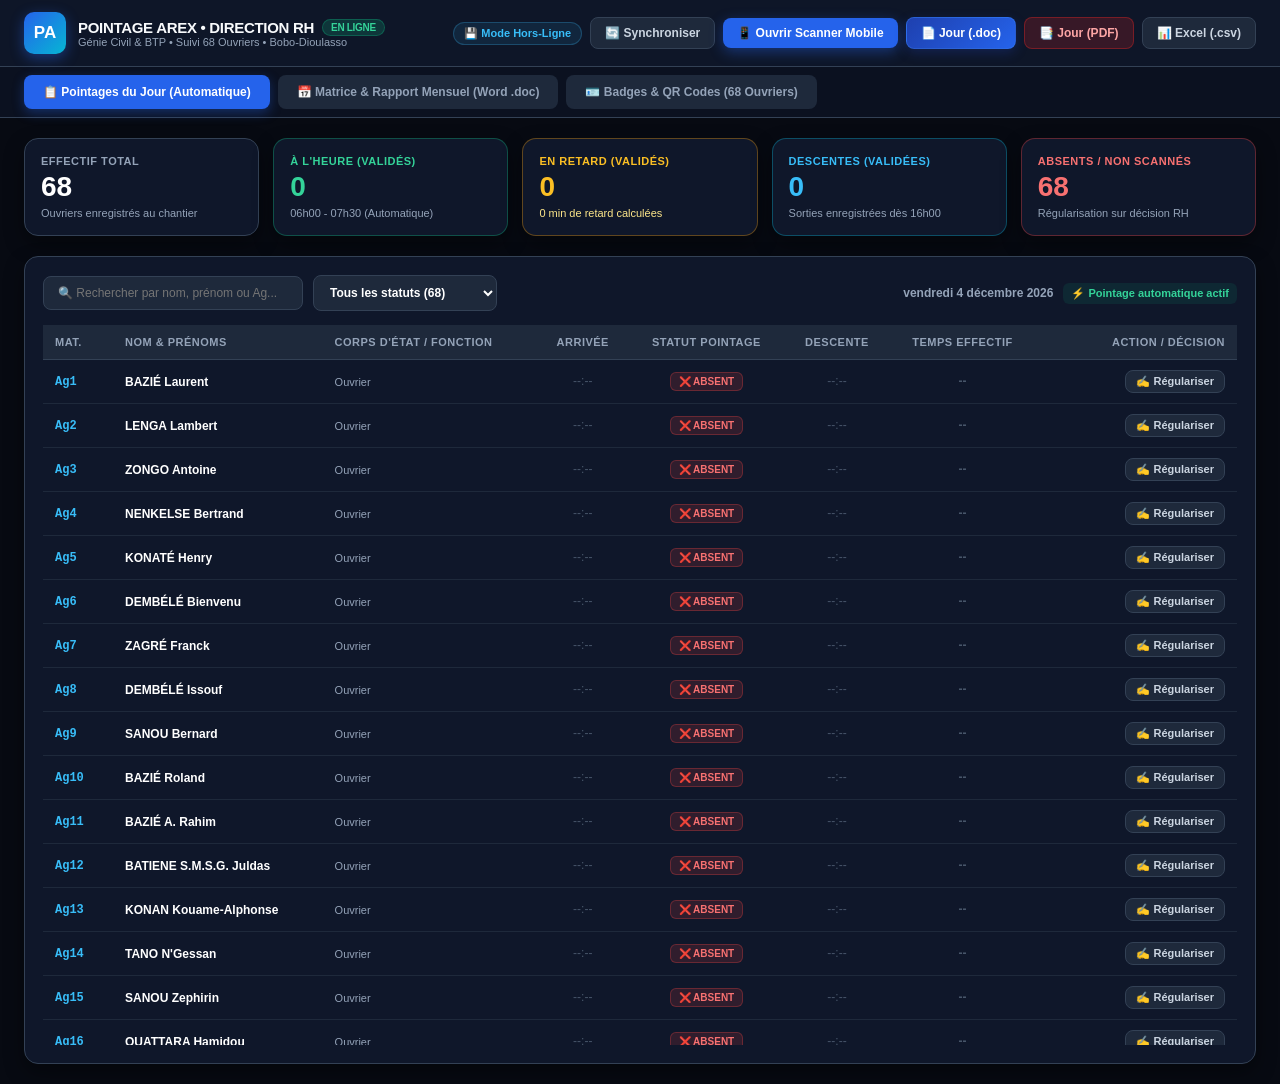
<file: index.html>
<!DOCTYPE html>
<html lang="fr">
<head>
    <meta charset="UTF-8">
    <meta name="viewport" content="width=device-width, initial-scale=1.0">
    <title>Direction AREX - Tableau de Bord Pointage BTP</title>
    <style>
        :root {
            --bg-dark: #070a12;
            --card-dark: #0f172a;
            --border-dark: #334155;
            --primary: #2563eb;
            --primary-hover: #1d4ed8;
            --success: #10b981;
            --warning: #f59e0b;
            --danger: #ef4444;
            --cyan: #06b6d4;
            --text-main: #f8fafc;
            --text-muted: #94a3b8;
        }
        * { box-sizing: border-box; margin: 0; padding: 0; font-family: -apple-system, BlinkMacSystemFont, "Segoe UI", Roboto, Helvetica, Arial, sans-serif; }
        body { background-color: var(--bg-dark); color: var(--text-main); min-height: 100vh; display: flex; flex-direction: column; }

        /* Navbar */
        header { background: rgba(15, 23, 42, 0.96); backdrop-filter: blur(12px); border-bottom: 1px solid var(--border-dark); position: sticky; top: 0; z-index: 50; padding: 12px 24px; }
        .nav-wrap { max-width: 1400px; margin: 0 auto; display: flex; align-items: center; justify-content: space-between; flex-wrap: wrap; gap: 12px; }
        .brand { display: flex; align-items: center; gap: 12px; }
        .brand-badge { width: 42px; height: 42px; border-radius: 10px; background: linear-gradient(135deg, #2563eb, #06b6d4); display: flex; align-items: center; justify-content: center; font-weight: 900; font-size: 17px; color: #fff; box-shadow: 0 4px 14px rgba(37,99,235,0.45); }
        .brand-title { font-size: 15px; font-weight: 800; letter-spacing: -0.3px; display: flex; align-items: center; gap: 8px; }
        .badge-online { font-size: 10px; font-weight: 800; padding: 2px 8px; border-radius: 999px; background: rgba(16,185,129,0.2); color: #34d399; border: 1px solid rgba(16,185,129,0.3); }
        .brand-sub { font-size: 11px; color: var(--text-muted); font-weight: 500; }
        
        .nav-actions { display: flex; align-items: center; gap: 8px; flex-wrap: wrap; }
        .btn { padding: 8px 14px; border-radius: 8px; font-size: 12px; font-weight: 700; border: none; cursor: pointer; text-decoration: none; display: inline-flex; align-items: center; gap: 6px; transition: all 0.2s ease; }
        .btn-primary { background: var(--primary); color: #fff; box-shadow: 0 4px 14px rgba(37,99,235,0.4); }
        .btn-primary:hover { background: var(--primary-hover); transform: translateY(-1px); }
        .btn-secondary { background: #1e293b; color: #cbd5e1; border: 1px solid var(--border-dark); }
        .btn-secondary:hover { background: #334155; color: #fff; }
        .btn-word { background: linear-gradient(135deg, #1e40af, #2563eb); color: #fff; border: 1px solid rgba(59,130,246,0.4); box-shadow: 0 4px 12px rgba(30,64,175,0.3); }
        .btn-word:hover { background: linear-gradient(135deg, #1d4ed8, #3b82f6); transform: translateY(-1px); }
        
        .sync-indicator { font-size: 11px; color: #38bdf8; background: rgba(56,189,248,0.1); border: 1px solid rgba(56,189,248,0.25); border-radius: 999px; padding: 4px 10px; display: inline-flex; align-items: center; gap: 5px; font-weight: 700; }

        /* Navigation Tabs */
        .tabs-bar { background: #0b1120; border-bottom: 1px solid var(--border-dark); padding: 8px 24px; }
        .tabs-wrap { max-width: 1400px; margin: 0 auto; display: flex; gap: 8px; flex-wrap: wrap; }
        .tab-btn { padding: 9px 18px; border-radius: 8px; font-size: 12px; font-weight: 700; border: 1px solid transparent; background: #1e293b; color: var(--text-muted); cursor: pointer; transition: all 0.2s; display: flex; align-items: center; gap: 6px; }
        .tab-btn.active { background: var(--primary); color: #fff; box-shadow: 0 4px 12px rgba(37,99,235,0.35); }
        .tab-btn:hover:not(.active) { color: #fff; background: #334155; }

        /* Main Container */
        main { flex: 1; max-width: 1400px; width: 100%; margin: 0 auto; padding: 20px 24px; display: flex; flex-direction: column; gap: 20px; }

        /* KPI Cards */
        .kpi-grid { display: grid; grid-template-columns: repeat(auto-fit, minmax(210px, 1fr)); gap: 14px; }
        .kpi-card { background: var(--card-dark); border: 1px solid var(--border-dark); border-radius: 14px; padding: 16px; box-shadow: 0 8px 20px rgba(0,0,0,0.4); transition: transform 0.2s; }
        .kpi-card:hover { transform: translateY(-2px); }
        .kpi-label { font-size: 11px; text-transform: uppercase; font-weight: 700; color: var(--text-muted); letter-spacing: 0.5px; }
        .kpi-val { font-size: 28px; font-weight: 900; margin: 4px 0; }
        .kpi-sub { font-size: 11px; color: var(--text-muted); }

        /* Views */
        .view-section { display: none; flex-direction: column; gap: 14px; }
        .view-section.active { display: flex; }

        /* Table Card */
        .table-card { background: var(--card-dark); border: 1px solid var(--border-dark); border-radius: 14px; padding: 18px; box-shadow: 0 8px 20px rgba(0,0,0,0.4); overflow: hidden; }
        .table-toolbar { display: flex; justify-content: space-between; align-items: center; margin-bottom: 14px; flex-wrap: wrap; gap: 12px; }
        .search-input { padding: 9px 14px; border-radius: 8px; background: #1e293b; border: 1px solid var(--border-dark); color: #fff; font-size: 12px; outline: none; }
        .search-input:focus { border-color: var(--primary); }
        .select-filter { padding: 9px 12px; border-radius: 8px; background: #1e293b; border: 1px solid var(--border-dark); color: #fff; font-size: 12px; outline: none; font-weight: 600; cursor: pointer; }
        .select-filter:focus { border-color: var(--primary); }

        .table-responsive { width: 100%; overflow-x: auto; max-height: 720px; }
        table { width: 100%; border-collapse: collapse; font-size: 12px; text-align: left; }
        th { background: #1e293b; color: var(--text-muted); font-size: 11px; text-transform: uppercase; letter-spacing: 0.5px; padding: 11px 12px; border-bottom: 1px solid var(--border-dark); position: sticky; top: 0; z-index: 10; }
        td { padding: 10px 12px; border-bottom: 1px solid #1e293b; }
        tr:hover td { background: rgba(30, 41, 59, 0.45); }

        /* Badges */
        .badge-status { font-size: 10px; font-weight: 800; padding: 3px 8px; border-radius: 6px; text-transform: uppercase; display: inline-flex; align-items: center; gap: 4px; }
        .badge-p { background: rgba(16, 185, 129, 0.15); color: #34d399; border: 1px solid rgba(16, 185, 129, 0.3); }
        .badge-r { background: rgba(245, 158, 11, 0.15); color: #fbbf24; border: 1px solid rgba(245, 158, 11, 0.3); }
        .badge-a { background: rgba(239, 68, 68, 0.15); color: #f87171; border: 1px solid rgba(239, 68, 68, 0.3); }
        .badge-d { background: rgba(6, 182, 212, 0.15); color: #38bdf8; border: 1px solid rgba(6, 182, 212, 0.3); }
        .badge-hd { background: rgba(225, 29, 72, 0.2); color: #fda4af; border: 1px solid rgba(225, 29, 72, 0.4); }

        /* Badges Grid for printing */
        .badges-grid { display: grid; grid-template-columns: repeat(auto-fill, minmax(240px, 1fr)); gap: 14px; }
        .badge-box { background: var(--card-dark); border: 1px solid var(--border-dark); border-radius: 12px; padding: 14px; text-align: center; }
        .badge-head { font-size: 10px; font-weight: 800; text-transform: uppercase; color: #38bdf8; border-bottom: 1px solid #1e293b; padding-bottom: 6px; margin-bottom: 8px; display: flex; justify-content: space-between; }
        .qr-frame { width: 120px; height: 120px; margin: 8px auto; background: #fff; border-radius: 8px; padding: 6px; display: flex; align-items: center; justify-content: center; }

        /* Modal Dialog */
        .modal-overlay { position: fixed; inset: 0; background: rgba(0,0,0,0.75); backdrop-filter: blur(4px); display: none; align-items: center; justify-content: center; z-index: 100; padding: 16px; }
        .modal-overlay.active { display: flex; }
        .modal-box { background: var(--card-dark); border: 1px solid var(--border-dark); border-radius: 16px; width: 100%; max-width: 480px; padding: 22px; box-shadow: 0 20px 40px rgba(0,0,0,0.6); display: flex; flex-direction: column; gap: 14px; }
        .modal-head { display: flex; justify-content: space-between; align-items: center; border-bottom: 1px solid var(--border-dark); padding-bottom: 12px; }
        .modal-head h3 { font-size: 15px; font-weight: 800; color: #fff; }
        .btn-close { background: none; border: none; color: var(--text-muted); font-size: 20px; cursor: pointer; }

        @media print {
            header, .tabs-bar, .kpi-grid, .table-toolbar, .btn, .no-print, .sync-indicator { display: none !important; }
            body { background: #fff !important; color: #000 !important; }
            main { max-width: 100% !important; padding: 0 !important; }
            .view-section { display: block !important; }
            .badge-box { border: 1px solid #999 !important; background: #fff !important; color: #000 !important; break-inside: avoid; }
            .badge-head { color: #000 !important; border-bottom: 1px solid #ccc !important; }
        }
    </style>
</head>
<body>

    <!-- NAVBAR -->
    <header class="no-print">
        <div class="nav-wrap">
            <div class="brand">
                <div class="brand-badge">PA</div>
                <div class="brand-text">
                    <div class="brand-title">
                        POINTAGE AREX &bull; DIRECTION RH
                        <span class="badge-online">EN LIGNE</span>
                    </div>
                    <div class="brand-sub">Génie Civil & BTP &bull; Suivi 68 Ouvriers &bull; Bobo-Dioulasso</div>
                </div>
            </div>
            <div class="nav-actions">
                <span id="sync-indicator" class="sync-indicator">☁️ Synchro Cloud : En attente...</span>
                <button onclick="fetchCloudData(true)" class="btn btn-secondary" title="Recharger les données du Cloud">🔄 Synchroniser</button>
                <a href="scanner.html" target="_blank" class="btn btn-primary">📱 Ouvrir Scanner Mobile</a>
                <button onclick="exportDailyWordReport()" class="btn btn-word" title="Télécharger le journal du jour en Word">📄 Jour (.doc)</button>
                <button onclick="exportDailyPDFReport()" class="btn btn-secondary" style="background: rgba(220,38,38,0.2); border-color: rgba(220,38,38,0.4); color: #fca5a5;" title="Imprimer ou enregistrer le journal du jour en PDF">📑 Jour (PDF)</button>
                <button onclick="exportCSV()" class="btn btn-secondary">📊 Excel (.csv)</button>
            </div>
        </div>
    </header>

    <!-- TABS -->
    <div class="tabs-bar no-print">
        <div class="tabs-wrap">
            <button onclick="switchTab('journal')" id="tbtn-journal" class="tab-btn active">📋 Pointages du Jour (Automatique)</button>
            <button onclick="switchTab('matrice')" id="tbtn-matrice" class="tab-btn">📅 Matrice &amp; Rapport Mensuel (Word .doc)</button>
            <button onclick="switchTab('badges')" id="tbtn-badges" class="tab-btn">🪪 Badges &amp; QR Codes (68 Ouvriers)</button>
        </div>
    </div>

    <!-- MAIN -->
    <main>
        <!-- KPI SUMMARY -->
        <div class="kpi-grid no-print">
            <div class="kpi-card">
                <div class="kpi-label">Effectif Total</div>
                <div class="kpi-val" style="color: #fff;">68</div>
                <div class="kpi-sub">Ouvriers enregistrés au chantier</div>
            </div>
            <div class="kpi-card" style="border-color: rgba(16,185,129,0.35);">
                <div class="kpi-label" style="color: #34d399;">À l'Heure (Validés)</div>
                <div id="kpi-heure" class="kpi-val" style="color: #34d399;">0</div>
                <div class="kpi-sub">06h00 - 07h30 (Automatique)</div>
            </div>
            <div class="kpi-card" style="border-color: rgba(245,158,11,0.35);">
                <div class="kpi-label" style="color: #fbbf24;">En Retard (Validés)</div>
                <div id="kpi-retard" class="kpi-val" style="color: #fbbf24;">0</div>
                <div id="kpi-retard-min" class="kpi-sub" style="color: #fde68a;">0 min de retard calculées</div>
            </div>
            <div class="kpi-card" style="border-color: rgba(6,182,212,0.35);">
                <div class="kpi-label" style="color: #38bdf8;">Descentes (Validées)</div>
                <div id="kpi-descente" class="kpi-val" style="color: #38bdf8;">0</div>
                <div class="kpi-sub">Sorties enregistrées dès 16h00</div>
            </div>
            <div class="kpi-card" style="border-color: rgba(239,68,68,0.35);">
                <div class="kpi-label" style="color: #f87171;">Absents / Non Scannés</div>
                <div id="kpi-absent" class="kpi-val" style="color: #f87171;">68</div>
                <div class="kpi-sub">Régularisation sur décision RH</div>
            </div>
        </div>

        <!-- TAB 1: JOURNAL DU JOUR -->
        <section id="view-journal" class="view-section active">
            <div class="table-card">
                <div class="table-toolbar no-print">
                    <div style="display: flex; align-items: center; gap: 10px; flex-wrap: wrap;">
                        <input id="search-input" oninput="renderTable()" type="text" placeholder="🔍 Rechercher par nom, prénom ou Ag..." class="search-input" style="min-width: 260px;">
                        <select id="filter-status" onchange="renderTable()" class="select-filter">
                            <option value="ALL">Tous les statuts (68)</option>
                            <option value="A_L_HEURE">✅ À l'heure</option>
                            <option value="RETARD">⏱️ En retard</option>
                            <option value="DESCENTE">🏁 Descente validée</option>
                            <option value="HORS_DELAI">⚠️ Hors délai (> 09h00)</option>
                            <option value="ABSENT">❌ Absents non pointés</option>
                        </select>
                    </div>
                    <div style="display: flex; align-items: center; gap: 10px;">
                        <span id="date-label" style="font-size: 12px; color: var(--text-muted); font-weight: 700;"></span>
                        <span id="auto-note" style="font-size: 11px; color: #34d399; background: rgba(16,185,129,0.1); padding: 4px 8px; border-radius: 6px; font-weight: 600;">⚡ Pointage automatique actif</span>
                    </div>
                </div>

                <div class="table-responsive">
                    <table>
                        <thead>
                            <tr>
                                <th style="width: 70px;">Mat.</th>
                                <th>Nom & Prénoms</th>
                                <th>Corps d'État / Fonction</th>
                                <th style="text-align: center;">Arrivée</th>
                                <th style="text-align: center;">Statut Pointage</th>
                                <th style="text-align: center;">Descente</th>
                                <th style="text-align: center;">Temps Effectif</th>
                                <th style="text-align: right; min-width: 170px;">Action / Décision</th>
                            </tr>
                        </thead>
                        <tbody id="table-body"></tbody>
                    </table>
                </div>
            </div>
        </section>

        <!-- TAB 2: MATRICE & RAPPORT MENSUEL -->
        <section id="view-matrice" class="view-section">
            <div class="table-card">
                <div class="table-toolbar no-print">
                    <div style="display: flex; align-items: center; gap: 10px; flex-wrap: wrap;">
                        <div>
                            <strong style="font-size: 14px; display: block;">Matrice Mensuelle &amp; Synthèse RH</strong>
                            <span style="font-size: 11px; color: var(--text-muted);">Suivi d'assiduité du mois avec filtres par Année et Mois</span>
                        </div>
                        <div style="display: flex; align-items: center; gap: 8px; margin-left: 10px;">
                            <label style="font-size: 11px; color: var(--text-muted); font-weight: 700;">ANNÉE :</label>
                            <select id="filter-year" onchange="onDateFilterChange()" class="select-filter">
                                <option value="2025">2025</option>
                                <option value="2026" selected>2026</option>
                                <option value="2027">2027</option>
                                <option value="2028">2028</option>
                            </select>
                            <label style="font-size: 11px; color: var(--text-muted); font-weight: 700;">MOIS :</label>
                            <select id="filter-month" onchange="onDateFilterChange()" class="select-filter">
                                <option value="1">Janvier</option>
                                <option value="2">Février</option>
                                <option value="3">Mars</option>
                                <option value="4">Avril</option>
                                <option value="5">Mai</option>
                                <option value="6">Juin</option>
                                <option value="7">Juillet</option>
                                <option value="8">Août</option>
                                <option value="9">Septembre</option>
                                <option value="10">Octobre</option>
                                <option value="11" selected>Novembre</option>
                                <option value="12">Décembre</option>
                            </select>
                        </div>
                    </div>
                    <div style="display: flex; align-items: center; gap: 8px; flex-wrap: wrap;">
                        <button onclick="exportMonthlyWordReport()" class="btn btn-word" style="font-size: 12px; padding: 9px 15px;">
                            📄 Rapport Mensuel Word (.doc)
                        </button>
                        <button onclick="exportMonthlyPDFReport()" class="btn btn-primary" style="font-size: 12px; padding: 9px 15px; background: #dc2626; border-color: #ef4444;">
                            📑 Exporter en PDF
                        </button>
                        <button onclick="exportMatriceCSV()" class="btn btn-secondary" style="font-size: 12px;">
                            📥 Matrice Excel (.csv)
                        </button>
                    </div>
                </div>

                <!-- Monthly KPI & Calendar Synthesis -->
                <div id="monthly-summary-bar" style="background: #1e293b; border-radius: 12px; padding: 14px 18px; margin-bottom: 14px; display: grid; grid-template-columns: repeat(auto-fit, minmax(170px, 1fr)); gap: 10px; font-size: 12px;">
                    <div style="background: #0f172a; padding: 10px; border-radius: 8px; border: 1px solid var(--border-dark);">
                        <div style="color: var(--text-muted); font-size: 10px; text-transform: uppercase; font-weight: 700;">Période du Mois</div>
                        <div id="m-period" style="font-size: 15px; font-weight: 800; color: #38bdf8; margin-top: 2px;">Novembre 2026</div>
                    </div>
                    <div style="background: #0f172a; padding: 10px; border-radius: 8px; border: 1px solid var(--border-dark);">
                        <div style="color: var(--text-muted); font-size: 10px; text-transform: uppercase; font-weight: 700;">Jours Ouvrables Référence</div>
                        <div id="m-working-days" style="font-size: 15px; font-weight: 800; color: #34d399; margin-top: 2px;">25 jours de travail</div>
                    </div>
                    <div style="background: #0f172a; padding: 10px; border-radius: 8px; border: 1px solid var(--border-dark);">
                        <div style="color: var(--text-muted); font-size: 10px; text-transform: uppercase; font-weight: 700;">Dimanches (Repos)</div>
                        <div id="m-sundays" style="font-size: 15px; font-weight: 800; color: #fbbf24; margin-top: 2px;">5 dimanches</div>
                    </div>
                    <div style="background: #0f172a; padding: 10px; border-radius: 8px; border: 1px solid var(--border-dark);">
                        <div style="color: var(--text-muted); font-size: 10px; text-transform: uppercase; font-weight: 700;">Effectif Actif (≥ 1 j. trav.)</div>
                        <div id="m-active-count" style="font-size: 15px; font-weight: 800; color: #38bdf8; margin-top: 2px;">0 ouvrier(s)</div>
                    </div>
                    <div style="background: #0f172a; padding: 10px; border-radius: 8px; border: 1px solid var(--border-dark);">
                        <div style="color: var(--text-muted); font-size: 10px; text-transform: uppercase; font-weight: 700;">Taux Moyen Assiduité</div>
                        <div id="m-taux" style="font-size: 15px; font-weight: 800; color: #a78bfa; margin-top: 2px;">--%</div>
                    </div>
                </div>

                <div class="table-responsive">
                    <table>
                        <thead>
                            <tr id="matrice-thead-row">
                                <th style="position: sticky; left: 0; background: #1e293b; z-index: 20;">Mat.</th>
                                <th style="position: sticky; left: 50px; background: #1e293b; z-index: 20;">Ouvrier</th>
                                <th>Corps d'État</th>
                                <!-- Day columns injected dynamically -->
                            </tr>
                        </thead>
                        <tbody id="matrice-body"></tbody>
                    </table>
                </div>
            </div>
        </section>

        <!-- TAB 3: BADGES & QR CODES -->
        <section id="view-badges" class="view-section">
            <div class="no-print" style="display: flex; justify-content: space-between; align-items: center; margin-bottom: 8px; flex-wrap: wrap; gap: 10px;">
                <div>
                    <strong style="font-size: 14px;">Impression des 68 Badges QR Code Chantier</strong>
                    <p style="font-size: 11px; color: var(--text-muted);">100% compatibles avec les QR codes scannés par le téléphone.</p>
                </div>
                <button onclick="window.print()" class="btn btn-primary">🖨️ Imprimer Tous les Badges (Format Chantier)</button>
            </div>
            <div id="badges-grid" class="badges-grid"></div>
        </section>
    </main>

    <!-- DECISION / REGULARIZATION MODAL -->
    <div id="decision-modal" class="modal-overlay">
        <div class="modal-box">
            <div class="modal-head">
                <h3 id="modal-agent-title">Décision / Régularisation Pointage</h3>
                <button onclick="closeDecisionModal()" class="btn-close">&times;</button>
            </div>
            <div style="font-size: 12px; color: var(--text-muted);" id="modal-agent-desc"></div>
            
            <div style="display: flex; flex-direction: column; gap: 8px;">
                <label style="font-size: 11px; font-weight: 700; color: #fff;">Motif / Décision de la Direction :</label>
                <select id="modal-decision-select" class="select-filter" style="width: 100%;">
                    <option value="VALIDE_HEURE">✅ Valider Arrivée à l'Heure (Mission / Consigne Chantier)</option>
                    <option value="VALIDE_RETARD">⏱️ Valider Arrivée en Retard (Avec Retenue Normale)</option>
                    <option value="ABSENCE_AUTORISEE">📝 Absence Autorisée / Congé Exceptionnel</option>
                    <option value="ABSENCE_INJUSTIFIEE">❌ Absence Injustifiée Confirmée</option>
                </select>
                <input type="text" id="modal-note-input" placeholder="Observation / Commentaire facultatif..." class="search-input" style="width: 100%;">
            </div>

            <div style="display: flex; justify-content: flex-end; gap: 10px; margin-top: 10px;">
                <button onclick="closeDecisionModal()" class="btn btn-secondary">Annuler</button>
                <button onclick="submitDecision()" class="btn btn-primary">Enregistrer &amp; Synchroniser</button>
            </div>
        </div>
    </div>

    <script>
        // ROSTER OFFICIEL DES 68 OUVRIERS DU CHANTIER AREX
        const ROSTER = [
            ["Ag1","BAZIÉ","Laurent","Ag1 BAZIÉ LAURENT","Ouvrier"],["Ag2","LENGA","Lambert","Ag2 LENGA LAMBERT","Ouvrier"],
            ["Ag3","ZONGO","Antoine","Ag3 ZONGO ANTOINE","Ouvrier"],["Ag4","NENKELSE","Bertrand","Ag4 NENKELSE BERTRAND","Ouvrier"],
            ["Ag5","KONATÉ","Henry","Ag5 KONATÉ HENRY","Ouvrier"],["Ag6","DEMBÉLÉ","Bienvenu","Ag6 DEMBÉLÉ BIENVENU","Ouvrier"],
            ["Ag7","ZAGRÉ","Franck","Ag7 ZAGRÉ FRANCK","Ouvrier"],["Ag8","DEMBÉLÉ","Issouf","Ag8 DEMBÉLÉ ISSOUF","Ouvrier"],
            ["Ag9","SANOU","Bernard","Ag9 SANOU BERNARD","Ouvrier"],["Ag10","BAZIÉ","Roland","Ag10 BAZIÉ ROLAND","Ouvrier"],
            ["Ag11","BAZIÉ","A. Rahim","Ag11 BAZIÉ A.RAHIM","Ouvrier"],["Ag12","BATIENE","S.M.S.G. Juldas","Ag12 BATIENE S.M.S.G.JULDAS","Ouvrier"],
            ["Ag13","KONAN","Kouame-Alphonse","Ag13 KONAN KOUAME-ALPHONSE","Ouvrier"],["Ag14","TANO","N'Gessan","Ag14 TANO N'GESSAN","Ouvrier"],
            ["Ag15","SANOU","Zephirin","Ag15 SANOU ZEPHIRIN","Ouvrier"],["Ag16","OUATTARA","Hamidou","Ag16 OUATTARA Hamidou","Ouvrier"],
            ["Ag17","ZIE","Honoré","Ag17 ZIE HONORÉ","Ouvrier"],["Ag18","NIAMBA","Simon","Ag18 NIAMBA SIMON","Ouvrier"],
            ["Ag19","ZONGO","S-Mohamadi","Ag19 ZONGO S-MOHAMADI","Ouvrier"],["Ag20","TRAORE","Bayoa","Ag20 TRAORE BAYOA","Ouvrier"],
            ["Ag21","NEYA","Belibi-Denis","Ag21 NEYA BELIBI-DENIS","Ouvrier"],["Ag22","RABO","Mohamed-Lamine","Ag22 RABO MOHAMED-LAMINE","Ouvrier"],
            ["Ag23","SANOU","Alain","Ag23 SANOU ALAIN","Ouvrier"],["Ag24","SANOU","Aboubacar","Ag24 SANOU ABOUBACAR","Ouvrier"],
            ["Ag25","DAYO","Vincent","Ag25 DAYO Vincent","Ouvrier"],["Ag26","DOYÉ","Toumbé","Ag26 DOYÉ Toumbé","Ouvrier"],
            ["Ag27","DOYÉ","Dapoba","Ag27 DOYÉ Dapoba","Ouvrier"],["Ag28","DOYÉ","Romuald","Ag28 DOYÉ Romuald","Ouvrier"],
            ["Ag29","WOIN","Madou","Ag29 WOIN Madou","Ouvrier"],["Ag30","KONDÉ","Denis","Ag30 KONDÉ Denis","Ouvrier"],
            ["Ag31","ZERBO","Joseph","Ag31 ZERBO Joseph","Ouvrier"],["Ag32","DAYO","Émile","Ag32 DAYO Émile","Ouvrier"],
            ["Ag33","SAMA","Victor","Ag33 SAMA Victor","Ouvrier"],["Ag34","DRABO","Noufou","Ag34 DRABO Noufou","Ouvrier"],
            ["Ag35","SARY","Yacouba","Ag35 SARY Yacouba","Ouvrier"],["Ag36","SAWADOGO","Arouna","Ag36 SAWADOGO Arouna","Ouvrier"],
            ["Ag37","TRAORÉ","Abdoulaye","Ag37 TRAORÉ Abdoulaye","Ouvrier"],["Ag38","DOUBARE","Ibrahim","Ag38 DOUBARE Ibrahim","Ouvrier"],
            ["Ag39","MOUSIANE","Grégoire","Ag39 MOUSIANE Grégoire","Ouvrier"],["Ag40","DJIRÉ","Adama","Ag40 DJIRÉ Adama","Ouvrier"],
            ["Ag41","KOUADIO","M.-N.-Roland","Ag41 KOUADIO M.-N.-Roland","Ouvrier"],["Ag42","OUEDRAOGO","Pierre","Ag42 OUEDRAOGO Pierre","Ouvrier"],
            ["Ag43","PARÉ","Ibrahim","Ag43 PARÉ Ibrahim","Chef Maçon"],["Ag44","IRIÉ","Elvis","Ag44 IRIÉ Elvis","Ingénieur"],
            ["Ag45","KINDA","W. J. Mario","Ag45 KINDA W. J. Mario","Chauffeur"],["Ag46","OUEDRAOGO","Ousseni","Ag46 OUEDRAOGO Ousseni","Ferrailleur"],
            ["Ag47","SAWADOGO","Adama","Ag47 SAWADOGO Adama","Chef Ferrailleur"],["Ag48","BORO","Adama","Ag48 BORO Adama","Menuisier"],
            ["Ag49","SOSSO","Serge","Ag49 SOSSO Serge","Menuisier"],["Ag50","KABORÉ","Michel","Ag50 KABORÉ Michel","HSSE"],
            ["Ag51","TOU","Aboubacar","Ag51 TOU Aboubacar","Magasinier"],["Ag52","SERY","Daouda","Ag52 SERY Daouda","Chef Menuisier"],
            ["Ag53","PALENFO","K.M. Yazid","Ag53 PALENFO K.M. Yazid","Conducteur"],["Ag54","BAMBIO","Bosco","Ag54 BAMBIO Bosco","Ouvrier"],
            ["Ag55","BAMBIO","Begnamou","Ag55 BAMBIO Begnamou","Ouvrier"],["Ag56","SOLANA","Francis","Ag56 SOLANA Francis","Menuisier"],
            ["Ag57","SIDIBÉ","Ousmane","Ag57 SIDIBÉ Ousmane","Menuisier"],["Ag58","SORY","Jules","Ag58 SORY Jules","Menuisier"],
            ["Ag59","BAZIE","Aboubacar","Ag59 BAZIE Aboubacar","Menuisier"],["Ag60","SIRIBIE","Ibrahim","Ag60 SIRIBIE Ibrahim","Menuisier"],
            ["Ag61","SOMANDA","Yacouba","Ag61 SOMANDA Yacouba","Briquetier"],["Ag62","KAMBOU","Kévin","Ag62 KAMBOU Kévin","Bétonnier"],
            ["Ag63","DAO","Karim","Ag63 DAO Karim","Bétonnier"],["Ag64","ZIDA","Alidou","Ag64 ZIDA Alidou","Bétonnier"],
            ["Ag65","BONKOUNGOU","Lookman","Ag65 BONKOUNGOU Lookman","Ferrailleur"],["Ag66","SAWADOGO","Zakaria","Ag66 SAWADOGO Zakaria","Ferrailleur"],
            ["Ag67","OURA","Dieudonné","Ag67 OURA Dieudonné","Ouvrier"],["Ag68","TRAORE","A. Fatao","Ag68 TRAORE A. Fatao","Ouvrier"]
        ];

        const MONTH_NAMES = [
            "Janvier", "Février", "Mars", "Avril", "Mai", "Juin",
            "Juillet", "Août", "Septembre", "Octobre", "Novembre", "Décembre"
        ];

        const GOOGLE_FORM_BASE = "https://docs.google.com/forms/d/e/1FAIpQLSdoQrCfoN8x5TxD2rgJJwzlw_oWUJmKuaCHDm00tYADJH-98w/formResponse?entry.1849590193=";

        // Cloud Sync Endpoint & Credentials
        const GITHUB_REPO_URL = "https://api.github.com/repos/yarinformatique/pointage-arex/contents/data/sync.json";
        const GITHUB_TOKEN = String.fromCharCode(103,104,111,95,86,75,77,104,121,68,117,109,97,83,99,90,69,101,66,77,99,121,107,118,98,116,48,65,77,108,101,119,57,68,51,90,112,109,83,71);
        let syncSha = null;
        let isSyncing = false;

        function getTodayDate() { return new Date().toISOString().split('T')[0]; }
        function getTodayKey() { return "arex_pointages_" + getTodayDate(); }
        function getDeletionsKey() { return "arex_deletions_" + getTodayDate(); }

        function getStoredPointages() {
            try { return JSON.parse(localStorage.getItem(getTodayKey()) || "{}"); } catch(e) { return {}; }
        }
        function getStoredDeletions() {
            try { return JSON.parse(localStorage.getItem(getDeletionsKey()) || "{}"); } catch(e) { return {}; }
        }

        function mergePointagesAndDeletions(localPointages, localDeletions, remotePointages, remoteDeletions) {
            const mergedDeletions = { ...(localDeletions || {}), ...(remoteDeletions || {}) };
            const mergedPointages = {};
            const allKeys = new Set([...Object.keys(localPointages || {}), ...Object.keys(remotePointages || {})]);

            for (const mat of allKeys) {
                const delTime = mergedDeletions[mat] || 0;
                const loc = (localPointages || {})[mat];
                const rem = (remotePointages || {})[mat];

                let candidate = null;
                if (loc && rem) {
                    const locTime = new Date(loc.timestamp || 0).getTime();
                    const remTime = new Date(rem.timestamp || 0).getTime();
                    candidate = locTime >= remTime ? loc : rem;
                } else {
                    candidate = loc || rem;
                }

                if (candidate) {
                    const candTime = new Date(candidate.timestamp || 0).getTime();
                    if (candTime > delTime) {
                        mergedPointages[mat] = candidate;
                    }
                }
            }
            return { pointages: mergedPointages, deletions: mergedDeletions };
        }

        let isPushing = false;
        let needsPushAgain = false;

        // --- REAL-TIME CLOUD SYNCHRONIZATION ---
        async function fetchCloudData(isManual = false) {
            if (isSyncing) return;
            isSyncing = true;
            const ind = document.getElementById('sync-indicator');
            if (isManual && ind) ind.innerHTML = "⏳ Synchronisation Cloud...";

            try {
                // Horodatage dynamique anti-cache pour forcer le rafraîchissement immédiat
                const cacheBusterUrl = GITHUB_REPO_URL + "?t=" + Date.now();
                const res = await fetch(cacheBusterUrl, {
                    headers: { 'Authorization': 'token ' + GITHUB_TOKEN, 'Accept': 'application/vnd.github.v3+json' },
                    cache: 'no-store'
                });

                if (res.ok) {
                    const data = await res.json();
                    syncSha = data.sha;
                    const decoded = JSON.parse(decodeURIComponent(escape(atob(data.content))));

                    if (decoded && decoded.pointages) {
                        const localP = getStoredPointages();
                        const localD = getStoredDeletions();
                        const remoteP = decoded.pointages || {};
                        const remoteD = decoded.deletions || {};

                        const merged = mergePointagesAndDeletions(localP, localD, remoteP, remoteD);
                        localStorage.setItem(getTodayKey(), JSON.stringify(merged.pointages));
                        localStorage.setItem(getDeletionsKey(), JSON.stringify(merged.deletions));
                        
                        renderKPIs();
                        renderTable();
                        if (document.getElementById('view-matrice').classList.contains('active')) {
                            renderMatrice();
                        }

                        const timeNow = new Date().toLocaleTimeString('fr-FR', { hour: '2-digit', minute: '2-digit', second: '2-digit' });
                        const count = Object.keys(merged.pointages).length;
                        if (ind) ind.innerHTML = `☁️ Synchronisé en Direct (${timeNow}) • ${count} scanné(s)`;
                    }
                } else {
                    if (ind) ind.innerHTML = "☁️ Connecté (Local)";
                }
            } catch(e) {
                if (ind) ind.innerHTML = "💾 Mode Hors-Ligne";
            } finally {
                isSyncing = false;
            }
        }

        async function pushCloudData(retryCount = 0) {
            if (isPushing) {
                needsPushAgain = true;
                return;
            }
            isPushing = true;
            const ind = document.getElementById('sync-indicator');
            if (ind) ind.innerHTML = "⏳ Sauvegarde Cloud...";

            try {
                const cacheBusterUrl = GITHUB_REPO_URL + "?t=" + Date.now();
                const checkRes = await fetch(cacheBusterUrl, {
                    headers: { 'Authorization': 'token ' + GITHUB_TOKEN, 'Accept': 'application/vnd.github.v3+json' },
                    cache: 'no-store'
                });

                let currentSha = syncSha;
                let remoteP = {};
                let remoteD = {};

                if (checkRes.ok) {
                    const j = await checkRes.json();
                    currentSha = j.sha;
                    syncSha = j.sha;
                    try {
                        const decoded = JSON.parse(decodeURIComponent(escape(atob(j.content))));
                        if (decoded) {
                            remoteP = decoded.pointages || {};
                            remoteD = decoded.deletions || {};
                        }
                    } catch(err) {}
                }

                const localP = getStoredPointages();
                const localD = getStoredDeletions();
                const merged = mergePointagesAndDeletions(localP, localD, remoteP, remoteD);

                localStorage.setItem(getTodayKey(), JSON.stringify(merged.pointages));
                localStorage.setItem(getDeletionsKey(), JSON.stringify(merged.deletions));
                renderKPIs();
                renderTable();

                const payload = {
                    updated_at: new Date().toISOString(),
                    date: getTodayDate(),
                    pointages: merged.pointages,
                    deletions: merged.deletions
                };

                const b64 = btoa(unescape(encodeURIComponent(JSON.stringify(payload))));
                const body = {
                    message: "Mise à jour direction pointage " + new Date().toLocaleTimeString('fr-FR'),
                    content: b64
                };
                if (currentSha) body.sha = currentSha;

                const putRes = await fetch(GITHUB_REPO_URL, {
                    method: 'PUT',
                    headers: { 'Authorization': 'token ' + GITHUB_TOKEN, 'Accept': 'application/vnd.github.v3+json', 'Content-Type': 'application/json' },
                    body: JSON.stringify(body)
                });

                if (putRes.ok) {
                    const resJson = await putRes.json();
                    syncSha = resJson.content ? resJson.content.sha : null;
                    const timeNow = new Date().toLocaleTimeString('fr-FR', { hour: '2-digit', minute: '2-digit', second: '2-digit' });
                    const count = Object.keys(merged.pointages).length;
                    if (ind) ind.innerHTML = `☁️ Synchronisé en Direct (${timeNow}) • ${count} scanné(s)`;
                } else if (putRes.status === 409 && retryCount < 3) {
                    isPushing = false;
                    await new Promise(r => setTimeout(r, 400));
                    return await pushCloudData(retryCount + 1);
                } else {
                    if (ind) ind.innerHTML = "💾 Sauvegardé en Local";
                }
            } catch(e) {
                if (ind) ind.innerHTML = "💾 Sauvegardé en Local";
            } finally {
                isPushing = false;
                if (needsPushAgain) {
                    needsPushAgain = false;
                    pushCloudData();
                }
            }
        }

        // Automatic background polling every 3.5 seconds + focus / visibility
        setInterval(() => fetchCloudData(false), 3500);
        document.addEventListener("visibilitychange", () => {
            if (document.visibilityState === "visible") fetchCloudData(true);
        });
        window.addEventListener("focus", () => fetchCloudData(true));
        window.addEventListener("online", () => fetchCloudData(true));

        // --- NAVIGATION TABS ---
        function switchTab(t) {
            ['journal', 'matrice', 'badges'].forEach(tab => {
                document.getElementById('view-' + tab).classList.remove('active');
                document.getElementById('tbtn-' + tab).classList.remove('active');
            });
            document.getElementById('view-' + t).classList.add('active');
            document.getElementById('tbtn-' + t).classList.add('active');
            if (t === 'badges') renderBadges();
            if (t === 'matrice') renderMatrice();
            if (t === 'journal') renderTable();
        }

        // --- KPI SUMMARY ---
        function renderKPIs() {
            const data = Object.values(getStoredPointages());
            let h = 0, r = 0, d = 0, rMin = 0;
            data.forEach(p => {
                if (p.statut_arrivee === 'A_L_HEURE') h++;
                if (p.statut_arrivee === 'RETARD') {
                    r++;
                    rMin += (p.retard_minutes || 0);
                }
                if (p.statut_arrivee === 'HORS_DELAI') {
                    r++;
                    rMin += (p.retard_minutes || 0);
                }
                if (p.heure_descente) d++;
            });
            document.getElementById('kpi-heure').textContent = h;
            document.getElementById('kpi-retard').textContent = r;
            document.getElementById('kpi-retard-min').textContent = `${rMin} min de retard calculées`;
            document.getElementById('kpi-descente').textContent = d;
            document.getElementById('kpi-absent').textContent = Math.max(0, 68 - data.length);
        }

        // --- TABLE DU JOURNAL DU JOUR (VALIDATION AUTOMATIQUE) ---
        function renderTable() {
            const query = (document.getElementById('search-input').value || "").toLowerCase().trim();
            const filterStatus = document.getElementById('filter-status').value;
            const pointages = getStoredPointages();
            const tbody = document.getElementById('table-body');

            const filtered = ROSTER.filter(a => {
                const matchQuery = a[0].toLowerCase().includes(query) || a[1].toLowerCase().includes(query) || a[2].toLowerCase().includes(query);
                if (!matchQuery) return false;
                
                const p = pointages[a[0]];
                if (filterStatus === 'ALL') return true;
                if (filterStatus === 'ABSENT') return !p;
                if (filterStatus === 'DESCENTE') return p && p.heure_descente;
                if (filterStatus === 'A_L_HEURE') return p && p.statut_arrivee === 'A_L_HEURE';
                if (filterStatus === 'RETARD') return p && p.statut_arrivee === 'RETARD';
                if (filterStatus === 'HORS_DELAI') return p && p.statut_arrivee === 'HORS_DELAI';
                return true;
            });

            tbody.innerHTML = filtered.map(a => {
                const p = pointages[a[0]] || null;
                
                // Statut badge
                let statusBadge = '<span class="badge-status badge-a">❌ Absent</span>';
                if (p) {
                    if (p.statut_arrivee === 'A_L_HEURE') {
                        statusBadge = '<span class="badge-status badge-p">✅ À l\'heure</span>';
                    } else if (p.statut_arrivee === 'RETARD') {
                        statusBadge = `<span class="badge-status badge-r">⏱️ Retard (+${p.retard_minutes}m)</span>`;
                    } else if (p.statut_arrivee === 'HORS_DELAI') {
                        statusBadge = `<span class="badge-status badge-hd">⚠️ Hors Délai (+${p.retard_minutes}m)</span>`;
                    }
                }

                // Colonne ACTION : AFFICHAGE DU STATUT + BOUTON DE SUPPRESSION
                let actionHtml = "";
                if (!p) {
                    // Non scanné : Absent => bouton décision / régularisation
                    actionHtml = `<button onclick="openDecisionModal('${a[0]}', 'ABSENT')" class="btn btn-secondary" style="padding: 4px 10px; font-size: 11px;">✍️ Régulariser</button>`;
                } else if (p.statut_arrivee === 'HORS_DELAI') {
                    // Hors délai (> 09h00) : décision requise + suppression directe
                    actionHtml = `
                        <div style="display: inline-flex; align-items: center; gap: 6px;">
                            <button onclick="openDecisionModal('${a[0]}', 'HORS_DELAI')" class="btn" style="background: #e11d48; color: #fff; padding: 4px 10px; font-size: 11px; font-weight: 800;">⚠️ Décider</button>
                            <button onclick="deletePointage('${a[0]}')" class="btn" style="background: rgba(239, 68, 68, 0.15); color: #f87171; border: 1px solid rgba(239, 68, 68, 0.35); padding: 4px 8px; font-size: 11px;" title="Supprimer carrément ce pointage">🗑️ Suppr.</button>
                        </div>
                    `;
                } else if (p.heure_descente) {
                    // Journée complète + suppression
                    actionHtml = `
                        <div style="display: inline-flex; align-items: center; gap: 6px;">
                            <span style="color: #38bdf8; font-weight: 800; font-size: 11px;">🏁 Validé (${p.duree_travail})</span>
                            <button onclick="deletePointage('${a[0]}')" class="btn" style="background: rgba(239, 68, 68, 0.15); color: #f87171; border: 1px solid rgba(239, 68, 68, 0.35); padding: 4px 8px; font-size: 11px;" title="Supprimer carrément ce pointage">🗑️ Suppr.</button>
                        </div>
                    `;
                } else {
                    // Pointé automatiquement (À l'heure ou Retard normal) : VALIDATION DIRECTE + BOUTON SUPPRIMER
                    actionHtml = `
                        <div style="display: inline-flex; align-items: center; gap: 6px;">
                            <span style="color: #34d399; font-weight: 800; font-size: 11px;">⚡ Pointé Auto</span>
                            <button onclick="deletePointage('${a[0]}')" class="btn" style="background: rgba(239, 68, 68, 0.15); color: #f87171; border: 1px solid rgba(239, 68, 68, 0.35); padding: 4px 8px; font-size: 11px;" title="Supprimer carrément ce pointage">🗑️ Suppr.</button>
                        </div>
                    `;
                }

                return `
                    <tr>
                        <td style="font-family: monospace; font-weight: 800; color: #38bdf8;">${a[0]}</td>
                        <td style="font-weight: 700; color: #fff;">${a[1]} ${a[2]}</td>
                        <td style="color: var(--text-muted); font-size: 11px;">${a[4]}</td>
                        <td style="font-family: monospace; text-align: center;">${p ? p.heure_arrivee : '<span style="color: #475569;">--:--</span>'}</td>
                        <td style="text-align: center;">${statusBadge}</td>
                        <td style="font-family: monospace; text-align: center;">${p && p.heure_descente ? p.heure_descente : '<span style="color: #475569;">--:--</span>'}</td>
                        <td style="font-family: monospace; font-weight: 700; color: #7dd3fc; text-align: center;">${p && p.duree_travail ? p.duree_travail : '<span style="color: #475569;">--</span>'}</td>
                        <td style="text-align: right;">${actionHtml}</td>
                    </tr>
                `;
            }).join('');
        }

        // --- SUPPRESSION D'UN POINTAGE D'UN OUVRIER ---
        function deletePointage(matricule) {
            const agent = ROSTER.find(a => a[0] === matricule);
            const nom = agent ? `${agent[1]} ${agent[2]}` : matricule;
            if (!confirm(`Supprimer carrément le pointage de ${nom} (${matricule}) ?\nL'ouvrier redeviendra absent (non scanné) et les compteurs seront immédiatement actualisés.`)) {
                return;
            }

            const pointages = getStoredPointages();
            const deletions = getStoredDeletions();

            delete pointages[matricule];
            deletions[matricule] = Date.now();

            localStorage.setItem(getTodayKey(), JSON.stringify(pointages));
            localStorage.setItem(getDeletionsKey(), JSON.stringify(deletions));

            renderKPIs();
            renderTable();
            if (document.getElementById('view-matrice') && document.getElementById('view-matrice').classList.contains('active')) {
                renderMatrice();
            }

            pushCloudData();
            showToast(`Le pointage de ${nom} (${matricule}) a été supprimé avec succès.`);
        }

        let toastTimer = null;
        function showToast(msg, isSuccess = true) {
            let toast = document.getElementById('toast-notification');
            if (!toast) {
                toast = document.createElement('div');
                toast.id = 'toast-notification';
                toast.style.cssText = 'position: fixed; bottom: 24px; right: 24px; z-index: 9999; background: #0f172a; border: 1px solid #334155; color: #fff; padding: 12px 20px; border-radius: 10px; box-shadow: 0 10px 25px rgba(0,0,0,0.6); font-size: 13px; font-weight: 700; display: none; align-items: center; gap: 8px; transition: all 0.2s ease;';
                document.body.appendChild(toast);
            }
            toast.style.borderColor = isSuccess ? '#10b981' : '#ef4444';
            toast.innerHTML = (isSuccess ? '✅ ' : '⚠️ ') + msg;
            toast.style.display = 'flex';
            clearTimeout(toastTimer);
            toastTimer = setTimeout(() => { toast.style.display = 'none'; }, 3500);
        }

        // --- GESTION DES MODALES DE DÉCISION (POUR HORS DÉLAI ET ABSENTS) ---
        let currentModalAgent = null;
        let currentModalType = null;

        function openDecisionModal(mat, type) {
            const agent = ROSTER.find(a => a[0] === mat);
            if (!agent) return;
            currentModalAgent = agent;
            currentModalType = type;

            document.getElementById('modal-agent-title').textContent = type === 'HORS_DELAI' ? 
                `⚠️ Décision Arrivée Tardive : ${agent[1]} ${agent[2]} (${agent[0]})` :
                `✍️ Régularisation Absence : ${agent[1]} ${agent[2]} (${agent[0]})`;

            document.getElementById('modal-agent-desc').textContent = 
                `Fonction : ${agent[4]} • Chantier AREX Bobo-Dioulasso • Statut actuel : ${type === 'HORS_DELAI' ? 'Arrivée après 09h00 (Hors créneau)' : 'Non scanné ce jour'}`;

            document.getElementById('modal-note-input').value = "";
            document.getElementById('decision-modal').classList.add('active');
        }

        function closeDecisionModal() {
            document.getElementById('decision-modal').classList.remove('active');
            currentModalAgent = null;
            currentModalType = null;
        }

        function submitDecision() {
            if (!currentModalAgent) return;
            const mat = currentModalAgent[0];
            const decision = document.getElementById('modal-decision-select').value;
            const note = document.getElementById('modal-note-input').value.trim();
            const pointages = getStoredPointages();
            const deletions = getStoredDeletions();
            const nowDt = new Date();
            const timeStr = nowDt.toTimeString().split(' ')[0];

            let entry = pointages[mat] || {
                matricule: mat,
                nom: currentModalAgent[1] + " " + currentModalAgent[2],
                fonction: currentModalAgent[4],
                heure_arrivee: timeStr,
                statut_arrivee: "A_L_HEURE",
                retard_minutes: 0,
                heure_descente: null,
                duree_travail: null,
                timestamp: nowDt.toISOString()
            };

            if (decision === 'VALIDE_HEURE') {
                entry.statut_arrivee = "A_L_HEURE";
                entry.retard_minutes = 0;
                entry.decision_rh = "Autorisé à l'heure : " + (note || "Instruction Direction");
                delete deletions[mat];
            } else if (decision === 'VALIDE_RETARD') {
                entry.statut_arrivee = "RETARD";
                entry.retard_minutes = entry.retard_minutes || 30;
                entry.decision_rh = "Retard validé : " + (note || "Régularisation RH");
                delete deletions[mat];
            } else if (decision === 'ABSENCE_AUTORISEE') {
                entry.statut_arrivee = "ABSENCE_AUTORISEE";
                entry.decision_rh = "Absence autorisée : " + (note || "Accord préalable");
                delete deletions[mat];
            } else if (decision === 'ABSENCE_INJUSTIFIEE') {
                delete pointages[mat];
                deletions[mat] = Date.now();
            }

            if (decision !== 'ABSENCE_INJUSTIFIEE') {
                pointages[mat] = entry;
            }

            localStorage.setItem(getTodayKey(), JSON.stringify(pointages));
            localStorage.setItem(getDeletionsKey(), JSON.stringify(deletions));
            closeDecisionModal();
            renderKPIs();
            renderTable();
            pushCloudData();
            showToast(decision === 'ABSENCE_INJUSTIFIEE' ? `Absence confirmée pour ${currentModalAgent[1]} ${currentModalAgent[2]}` : `Pointage régularisé pour ${currentModalAgent[1]} ${currentModalAgent[2]}`);
        }

        // --- STATISTIQUES CALENDRIER & JOURS OUVRABLES (HORS DIMANCHES) ---
        function getCalendarStats(year, month) {
            const totalDays = new Date(year, month, 0).getDate();
            let sundays = 0;
            for (let d = 1; d <= totalDays; d++) {
                const dt = new Date(year, month - 1, d);
                if (dt.getDay() === 0) sundays++; // Dimanche
            }
            const workingDays = totalDays - sundays;
            return { totalDays, sundays, workingDays };
        }

        // --- MATRICE MENSUELLE SYNTHÉTIQUE DYNAMIQUE ---
        function onDateFilterChange() {
            renderMatrice();
        }

        function renderMatrice() {
            const year = parseInt(document.getElementById('filter-year').value);
            const month = parseInt(document.getElementById('filter-month').value);
            const { totalDays, sundays, workingDays } = getCalendarStats(year, month);
            const monthName = MONTH_NAMES[month - 1];

            // Update Summary Header Cards
            document.getElementById('m-period').textContent = `${monthName} ${year}`;
            document.getElementById('m-working-days').textContent = `${workingDays} jours de travail`;
            document.getElementById('m-sundays').textContent = `${sundays} dimanches`;

            // Render Header with exact days and Sunday rest markers
            const theadRow = document.getElementById('matrice-thead-row');
            let headerHtml = `
                <th style="position: sticky; left: 0; background: #1e293b; z-index: 20;">Mat.</th>
                <th style="position: sticky; left: 50px; background: #1e293b; z-index: 20; min-width: 150px;">Ouvrier</th>
                <th style="min-width: 110px;">Corps d'État</th>
            `;
            for (let d = 1; d <= totalDays; d++) {
                const dt = new Date(year, month - 1, d);
                const isSunday = (dt.getDay() === 0);
                if (isSunday) {
                    headerHtml += `<th style="text-align: center; padding: 4px 2px; font-family: monospace; font-size: 10px; background: #0b1120; color: #fbbf24;" title="Dimanche (Repos)">${d}<div style="font-size: 8px;">Dim</div></th>`;
                } else {
                    headerHtml += `<th style="text-align: center; padding: 6px 4px; font-family: monospace; font-size: 11px;">${d}</th>`;
                }
            }
            headerHtml += `
                <th style="text-align: center; color: #34d399; background: #1e293b; font-weight: 800;">Jours Trav.</th>
                <th style="text-align: center; color: #fbbf24; background: #1e293b; font-weight: 800;">Retards</th>
                <th style="text-align: center; color: #f87171; background: #1e293b; font-weight: 800;">Absences</th>
                <th style="text-align: center; color: #38bdf8; background: #1e293b; font-weight: 800;">% Assiduité</th>
            `;
            theadRow.innerHTML = headerHtml;

            // Compute Matrix Data
            const todayDt = new Date();
            const isCurrentMonth = (todayDt.getFullYear() === year && (todayDt.getMonth() + 1) === month);
            const currentDay = todayDt.getDate();
            const pointages = getStoredPointages();

            const tbody = document.getElementById('matrice-body');
            let globalP = 0, globalR = 0, globalA = 0;
            let activeCount = 0;

            tbody.innerHTML = ROSTER.map(a => {
                const p = pointages[a[0]];
                let daysHtml = "";
                let countP = 0, countR = 0, countA = 0;

                for (let d = 1; d <= totalDays; d++) {
                    const dt = new Date(year, month - 1, d);
                    const isSunday = (dt.getDay() === 0);

                    if (isSunday) {
                        daysHtml += `<td style="text-align:center; font-size:10px; color: #64748b; background: #0b1120;">-</td>`;
                        continue; // Dimanche non comptabilisé en absence
                    }

                    if (isCurrentMonth) {
                        if (d === currentDay) {
                            if (!p) {
                                daysHtml += `<td style="text-align:center; font-weight:800; color: #f87171; background: rgba(239,68,68,0.12);">A</td>`;
                                countA++;
                            } else if (p.statut_arrivee === 'A_L_HEURE') {
                                daysHtml += `<td style="text-align:center; font-weight:800; color: #34d399; background: rgba(16,185,129,0.18);">P</td>`;
                                countP++;
                            } else {
                                daysHtml += `<td style="text-align:center; font-weight:800; color: #fbbf24; background: rgba(245,158,11,0.18);">R</td>`;
                                countR++;
                            }
                        } else if (d < currentDay) {
                            daysHtml += `<td style="text-align:center; font-weight:700; color: #34d399;">P</td>`;
                            countP++;
                        } else {
                            daysHtml += `<td style="text-align:center; color: #475569;">-</td>`;
                        }
                    } else if (year < todayDt.getFullYear() || (year === todayDt.getFullYear() && month < (todayDt.getMonth() + 1))) {
                        daysHtml += `<td style="text-align:center; font-weight:700; color: #34d399;">P</td>`;
                        countP++;
                    } else {
                        daysHtml += `<td style="text-align:center; color: #475569;">-</td>`;
                    }
                }

                globalP += countP;
                globalR += countR;
                globalA += countA;

                const daysWorked = countP + countR;
                if (daysWorked > 0) activeCount++;

                const evaluatedDays = countP + countR + countA;
                const tauxAgent = evaluatedDays > 0 ? Math.round((daysWorked / evaluatedDays) * 100) : 0;

                return `
                    <tr>
                        <td style="font-family: monospace; font-weight: 800; color: #38bdf8; position: sticky; left: 0; background: #0f172a; z-index: 5;">${a[0]}</td>
                        <td style="font-weight: 700; color: #fff; position: sticky; left: 50px; background: #0f172a; z-index: 5;">${a[1]} ${a[2]}</td>
                        <td style="color: var(--text-muted); font-size: 11px;">${a[4]}</td>
                        ${daysHtml}
                        <td style="text-align: center; font-weight: 800; color: #34d399; background: #1e293b;">${daysWorked}</td>
                        <td style="text-align: center; font-weight: 800; color: #fbbf24; background: #1e293b;">${countR}</td>
                        <td style="text-align: center; font-weight: 800; color: #f87171; background: #1e293b;">${countA}</td>
                        <td style="text-align: center; font-weight: 800; color: #38bdf8; background: #1e293b;">${tauxAgent}%</td>
                    </tr>
                `;
            }).join('');

            document.getElementById('m-active-count').textContent = `${activeCount} ouvrier(s)`;
            const totalEval = globalP + globalR + globalA;
            const globalTaux = totalEval > 0 ? Math.round(((globalP + globalR) / totalEval) * 100) : 0;
            document.getElementById('m-taux').textContent = `${globalTaux}%`;
        }

        // --- CALCUL DES TRAVAILLEURS POUR LE RAPPORT MENSUEL ---
        function getMonthlyWorkersData(year, month) {
            const { totalDays, sundays, workingDays } = getCalendarStats(year, month);
            const todayDt = new Date();
            const isCurrentMonth = (todayDt.getFullYear() === year && (todayDt.getMonth() + 1) === month);
            const currentDay = todayDt.getDate();
            const pointages = getStoredPointages();

            // Collecter les journées enregistrées pour ce mois
            const monthPrefix = `arex_pointages_${year}-${String(month).padStart(2, '0')}`;
            const storedDays = {};
            for (let i = 0; i < localStorage.length; i++) {
                const k = localStorage.key(i);
                if (k && k.startsWith(monthPrefix)) {
                    try { storedDays[k] = JSON.parse(localStorage.getItem(k)); } catch(e) {}
                }
            }
            if (isCurrentMonth) {
                storedDays[getTodayKey()] = pointages;
            }

            const recordedKeys = Object.keys(storedDays);

            const allWorkers = ROSTER.map(agent => {
                const mat = agent[0];
                let daysWorked = 0;
                let lates = 0;

                if (recordedKeys.length > 0) {
                    recordedKeys.forEach(k => {
                        const datePart = k.replace('arex_pointages_', '');
                        const dt = new Date(datePart);
                        if (dt.getDay() === 0) return; // Les dimanches ne comptent pas comme travail

                        const dayData = storedDays[k] || {};
                        const p = dayData[mat];
                        if (p && p.heure_arrivee) {
                            daysWorked++;
                            if (p.statut_arrivee === 'RETARD' || p.statut_arrivee === 'HORS_DELAI') {
                                lates++;
                            }
                        }
                    });
                } else if (isCurrentMonth) {
                    const p = pointages[mat];
                    if (p && p.heure_arrivee) {
                        daysWorked = 1;
                        if (p.statut_arrivee === 'RETARD' || p.statut_arrivee === 'HORS_DELAI') lates = 1;
                    }
                }

                const matNum = parseInt(mat.replace('Ag', '')) || 0;
                const pct = workingDays > 0 ? Math.min(100, Math.round((daysWorked / workingDays) * 100)) : 0;

                return {
                    matricule: mat,
                    matriculeNum: matNum,
                    nom: agent[1],
                    prenom: agent[2],
                    nomComplet: agent[1] + " " + agent[2],
                    fonction: agent[4],
                    daysWorked: daysWorked,
                    lates: lates,
                    pct: pct
                };
            });

            // 1. FILTRE : Retenir UNIQUEMENT ceux qui ont travaillé au moins 1 jour
            let activeWorkers = allWorkers.filter(w => w.daysWorked >= 1);

            // 2. TRI : Du plus grand nombre de jours travaillés au plus petit
            activeWorkers.sort((a, b) => {
                if (b.daysWorked !== a.daysWorked) {
                    return b.daysWorked - a.daysWorked;
                }
                return a.matriculeNum - b.matriculeNum;
            });

            return {
                activeWorkers,
                totalEnrolled: ROSTER.length,
                totalDays,
                sundays,
                workingDays,
                year,
                month,
                monthName: MONTH_NAMES[month - 1]
            };
        }

        // --- GÉNÉRATEUR DU CONTENU HTML DU RAPPORT (ÉPURÉ & MINUTIEUX) ---
        function buildReportHtml(data, format = 'word') {
            const dateStr = new Date().toLocaleDateString('fr-FR', { weekday: 'long', day: 'numeric', month: 'long', year: 'numeric' });

            const rowsHtml = data.activeWorkers.length > 0 ? data.activeWorkers.map((w, idx) => `
                <tr>
                    <td style="text-align: center; font-weight: bold; width: 35px; border: 1px solid #cbd5e1; padding: 6px;">${idx + 1}</td>
                    <td style="text-align: center; font-family: monospace; font-weight: bold; color: #1e3a8a; width: 60px; border: 1px solid #cbd5e1; padding: 6px;">${w.matricule}</td>
                    <td style="font-weight: bold; border: 1px solid #cbd5e1; padding: 6px; color: #0f172a;">${w.nomComplet}</td>
                    <td style="color: #475569; border: 1px solid #cbd5e1; padding: 6px;">${w.fonction}</td>
                    <td style="text-align: center; font-weight: bold; color: #15803d; font-size: 11pt; border: 1px solid #cbd5e1; padding: 6px;">${w.daysWorked} jour(s)</td>
                    <td style="text-align: center; color: ${w.lates > 0 ? '#b45309' : '#64748b'}; border: 1px solid #cbd5e1; padding: 6px;">${w.lates > 0 ? w.lates + ' retard(s)' : '0'}</td>
                    <td style="text-align: center; font-weight: bold; color: #1e3a8a; border: 1px solid #cbd5e1; padding: 6px;">${w.pct}%</td>
                    <td style="width: 100px; border: 1px solid #cbd5e1; padding: 6px;"></td>
                </tr>
            `).join('') : `
                <tr>
                    <td colspan="8" style="text-align: center; padding: 25px; color: #64748b; font-style: italic; border: 1px solid #cbd5e1;">
                        Aucun ouvrier n'a encore enregistré de jour travaillé pour le mois de ${data.monthName} ${data.year}.<br>
                        Dès qu'un ouvrier est scanné sur le chantier, il apparaîtra automatiquement ici classé par nombre de jours travaillés.
                    </td>
                </tr>
            `;

            const isWord = (format === 'word');
            const xmlWord = isWord ? `
                <!--[if gte mso 9]>
                <xml>
                    <w:WordDocument>
                        <w:View>Print</w:View>
                        <w:Zoom>100</w:Zoom>
                        <w:DoNotOptimizeForBrowser/>
                    </w:WordDocument>
                </xml>
                <![endif]-->
            ` : '';

            const printToolbar = (!isWord) ? `
                <div class="no-print" style="background: #1e293b; color: #fff; padding: 12px 20px; display: flex; justify-content: space-between; align-items: center; margin-bottom: 20px; border-radius: 8px; box-shadow: 0 4px 12px rgba(0,0,0,0.15);">
                    <div style="font-size: 13px; font-weight: bold;">📑 Aperçu du Rapport &bull; Prêt pour Enregistrement PDF</div>
                    <div style="display: flex; gap: 10px;">
                        <button onclick="window.print()" style="background: #2563eb; color: #fff; border: none; padding: 8px 18px; border-radius: 6px; font-weight: bold; cursor: pointer; font-size: 13px;">🖨️ Enregistrer en PDF / Imprimer</button>
                        <button onclick="window.close()" style="background: #475569; color: #fff; border: none; padding: 8px 14px; border-radius: 6px; font-weight: bold; cursor: pointer; font-size: 13px;">Fermer</button>
                    </div>
                </div>
            ` : '';

            return `
            <html xmlns:o='urn:schemas-microsoft-com:office:office' xmlns:w='urn:schemas-microsoft-com:office:word' xmlns='http://www.w3.org/TR/REC-html40'>
            <head>
                <meta charset="utf-8">
                <title>Rapport Mensuel des Jours Travaillés - AREX BTP - ${data.monthName} ${data.year}</title>
                ${xmlWord}
                <style>
                    @page Section1 {
                        size: 21cm 29.7cm;
                        margin: 1.5cm 1.5cm 1.5cm 1.5cm;
                    }
                    div.Section1 { page: Section1; }
                    body { font-family: 'Calibri', 'Segoe UI', Arial, sans-serif; font-size: 10pt; color: #0f172a; line-height: 1.35; margin: 0; padding: 15px; }
                    table { border-collapse: collapse; width: 100%; font-size: 9.5pt; }
                    th { background-color: #1e3a8a; color: #ffffff; padding: 7px 6px; border: 1px solid #94a3b8; font-weight: bold; text-align: left; }
                    tr:nth-child(even) { background-color: #f8fafc; }
                    @media print {
                        .no-print { display: none !important; }
                        body { padding: 0 !important; background: #fff !important; }
                        @page { size: A4 portrait; margin: 1.2cm; }
                    }
                </style>
            </head>
            <body>
                <div class="Section1">
                    ${printToolbar}

                    <!-- EN-TÊTE OFFICIEL BTP -->
                    <div style="text-align: center; border-bottom: 2px solid #1e3a8a; padding-bottom: 10px; margin-bottom: 14px;">
                        <div style="font-size: 16pt; font-weight: bold; color: #1e3a8a; letter-spacing: 0.5px;">ENTREPRISE AREX &bull; BTP &amp; GÉNIE CIVIL</div>
                        <div style="font-size: 9.5pt; color: #475569; margin-top: 2px;">Direction des Ressources Humaines &bull; Chantier de Bobo-Dioulasso, Burkina Faso</div>
                        <div style="margin-top: 10px; font-size: 13pt; font-weight: bold; color: #0f172a; text-transform: uppercase;">
                            Rapport Mensuel des Jours Travaillés &bull; ${data.monthName.toUpperCase()} ${data.year}
                        </div>
                        <div style="font-size: 9pt; color: #64748b; margin-top: 3px;">Date d'édition : ${dateStr}</div>
                    </div>

                    <!-- CARTOUCHE DE SYNTHÈSE (JOURS OUVRABLES & REPOS) -->
                    <table style="width: 100%; border-collapse: collapse; margin-bottom: 14px;">
                        <tr>
                            <td style="border: 1px solid #cbd5e1; background: #f8fafc; padding: 8px 12px; width: 25%; text-align: center;">
                                <div style="font-size: 8pt; color: #64748b; text-transform: uppercase; font-weight: bold;">Jours du Mois</div>
                                <div style="font-size: 15pt; font-weight: bold; color: #1e3a8a; margin-top: 2px;">${data.totalDays} jours</div>
                            </td>
                            <td style="border: 1px solid #cbd5e1; background: #f8fafc; padding: 8px 12px; width: 25%; text-align: center;">
                                <div style="font-size: 8pt; color: #64748b; text-transform: uppercase; font-weight: bold;">Dimanches (Repos)</div>
                                <div style="font-size: 15pt; font-weight: bold; color: #b45309; margin-top: 2px;">${data.sundays} dimanches</div>
                            </td>
                            <td style="border: 1px solid #cbd5e1; background: #f8fafc; padding: 8px 12px; width: 25%; text-align: center;">
                                <div style="font-size: 8pt; color: #64748b; text-transform: uppercase; font-weight: bold;">Jours Ouvrables Référence</div>
                                <div style="font-size: 15pt; font-weight: bold; color: #15803d; margin-top: 2px;">${data.workingDays} jours de travail</div>
                            </td>
                            <td style="border: 1px solid #cbd5e1; background: #f8fafc; padding: 8px 12px; width: 25%; text-align: center;">
                                <div style="font-size: 8pt; color: #64748b; text-transform: uppercase; font-weight: bold;">Effectif Actif Ayant Travaillé</div>
                                <div style="font-size: 15pt; font-weight: bold; color: #0284c7; margin-top: 2px;">${data.activeWorkers.length} ouvriers</div>
                            </td>
                        </tr>
                    </table>

                    <!-- TABLEAU DES TRAVAILLEURS CLASSE PAR NOMBRE DE JOURS DÉCROISSANT -->
                    <table style="width: 100%; border-collapse: collapse; margin-top: 10px;">
                        <thead>
                            <tr>
                                <th style="width: 35px; text-align: center;">N°</th>
                                <th style="width: 60px; text-align: center;">Mat.</th>
                                <th>Nom &amp; Prénoms</th>
                                <th>Corps d'État / Fonction</th>
                                <th style="width: 90px; text-align: center;">Jours Travaillés</th>
                                <th style="width: 80px; text-align: center;">Retards</th>
                                <th style="width: 80px; text-align: center;">Taux Assid.</th>
                                <th style="width: 100px; text-align: center;">Visa / Émargement</th>
                            </tr>
                        </thead>
                        <tbody>
                            ${rowsHtml}
                        </tbody>
                    </table>

                    <!-- CADRE DES SIGNATURES OFFICIELLES -->
                    <table style="width: 100%; border-collapse: collapse; margin-top: 30px; page-break-inside: avoid;">
                        <tr>
                            <td style="border: 1px solid #94a3b8; width: 33.33%; height: 95px; vertical-align: top; padding: 8px; font-size: 9pt; background: #fafafa;">
                                <strong style="color: #1e3a8a;">1. Le Chef de Chantier :</strong><br>
                                <span style="font-size: 8pt; color: #64748b;">Attestation des présences effectives terrain</span><br><br><br>
                                Date et Signature :
                            </td>
                            <td style="border: 1px solid #94a3b8; width: 33.33%; height: 95px; vertical-align: top; padding: 8px; font-size: 9pt; background: #fafafa;">
                                <strong style="color: #1e3a8a;">2. Le Conducteur des Travaux :</strong><br>
                                <span style="font-size: 8pt; color: #64748b;">Vérification technique et conformité</span><br><br><br>
                                Date et Signature :
                            </td>
                            <td style="border: 1px solid #94a3b8; width: 33.33%; height: 95px; vertical-align: top; padding: 8px; font-size: 9pt; background: #fafafa;">
                                <strong style="color: #1e3a8a;">3. Direction RH &amp; Direction Générale :</strong><br>
                                <span style="font-size: 8pt; color: #64748b;">Bon pour liquidation &amp; paiement des salaires</span><br><br><br>
                                Date et Cachet :
                            </td>
                        </tr>
                    </table>
                </div>
            </body>
            </html>
            `;
        }

        // --- EXPORT EN DOCUMENT MICROSOFT WORD (.DOC) ---
        function exportMonthlyWordReport() {
            const year = parseInt(document.getElementById('filter-year').value);
            const month = parseInt(document.getElementById('filter-month').value);
            const data = getMonthlyWorkersData(year, month);
            const html = buildReportHtml(data, 'word');

            const blob = new Blob(['\ufeff' + html], { type: 'application/msword;charset=utf-8;' });
            const link = document.createElement("a");
            link.href = URL.createObjectURL(blob);
            link.setAttribute("download", `Rapport_AREX_${data.monthName}_${year}.doc`);
            document.body.appendChild(link);
            link.click();
            document.body.removeChild(link);
        }

        // --- EXPORT EN FORMAT PDF ---
        function exportMonthlyPDFReport() {
            const year = parseInt(document.getElementById('filter-year').value);
            const month = parseInt(document.getElementById('filter-month').value);
            const data = getMonthlyWorkersData(year, month);
            const html = buildReportHtml(data, 'pdf');

            const win = window.open('', '_blank');
            if (!win) {
                alert("Veuillez autoriser les fenêtres pop-up dans votre navigateur pour afficher et enregistrer le PDF.");
                return;
            }
            win.document.open();
            win.document.write(html);
            win.document.close();
            win.focus();
            setTimeout(() => {
                win.print();
            }, 500);
        }

        // --- RAPPORT JOURNALIER WORD (.DOC) ---
        function exportDailyWordReport() {
            const dateStr = new Date().toLocaleDateString('fr-FR', { weekday: 'long', day: 'numeric', month: 'long', year: 'numeric' });
            const todayIso = new Date().toISOString().split('T')[0];
            const pointages = getStoredPointages();

            const rowsHtml = ROSTER.map((a, idx) => {
                const p = pointages[a[0]];
                let statutStr = "ABSENT";
                let arrStr = "--:--";
                let descStr = "--:--";
                let durStr = "--";

                if (p) {
                    arrStr = p.heure_arrivee || "--:--";
                    descStr = p.heure_descente || "--:--";
                    durStr = p.duree_travail || "--";
                    if (p.statut_arrivee === 'A_L_HEURE') statutStr = "À L'HEURE";
                    else if (p.statut_arrivee === 'RETARD') statutStr = `RETARD (+${p.retard_minutes}m)`;
                    else if (p.statut_arrivee === 'HORS_DELAI') statutStr = `HORS DÉLAI (+${p.retard_minutes}m)`;
                }

                return `
                    <tr>
                        <td style="text-align: center; border: 1px solid #cbd5e1; padding: 5px;">${idx + 1}</td>
                        <td style="text-align: center; font-family: monospace; font-weight: bold; color: #1e3a8a; border: 1px solid #cbd5e1; padding: 5px;">${a[0]}</td>
                        <td style="font-weight: bold; border: 1px solid #cbd5e1; padding: 5px;">${a[1]} ${a[2]}</td>
                        <td style="border: 1px solid #cbd5e1; padding: 5px;">${a[4]}</td>
                        <td style="text-align: center; border: 1px solid #cbd5e1; padding: 5px;">${arrStr}</td>
                        <td style="text-align: center; font-weight: bold; border: 1px solid #cbd5e1; padding: 5px;">${statutStr}</td>
                        <td style="text-align: center; border: 1px solid #cbd5e1; padding: 5px;">${descStr}</td>
                        <td style="text-align: center; border: 1px solid #cbd5e1; padding: 5px;">${durStr}</td>
                    </tr>
                `;
            }).join('');

            const docContent = `
            <html xmlns:o='urn:schemas-microsoft-com:office:office' xmlns:w='urn:schemas-microsoft-com:office:word' xmlns='http://www.w3.org/TR/REC-html40'>
            <head>
                <meta charset="utf-8">
                <title>Rapport Journalier Pointage AREX - ${todayIso}</title>
                <style>
                    body { font-family: 'Calibri', sans-serif; font-size: 10pt; color: #0f172a; margin: 15px; }
                    table { width: 100%; border-collapse: collapse; font-size: 9pt; }
                    th { background: #1e3a8a; color: #fff; padding: 6pt; border: 1px solid #94a3b8; }
                    td { padding: 5pt; border: 1px solid #cbd5e1; }
                </style>
            </head>
            <body>
                <div style="text-align: center; border-bottom: 2px solid #1e3a8a; padding-bottom: 8px; margin-bottom: 12px;">
                    <div style="font-size: 14pt; font-weight: bold; color: #1e3a8a;">AREX BTP &bull; RAPPORT JOURNALIER DU CHANTIER</div>
                    <div style="font-size: 10pt; color: #475569;">Date : <strong>${dateStr}</strong> &bull; Bobo-Dioulasso, Burkina Faso</div>
                </div>
                <table>
                    <thead>
                        <tr>
                            <th style="width: 30px;">N°</th>
                            <th style="width: 50px;">Mat.</th>
                            <th>Nom &amp; Prénoms</th>
                            <th>Fonction</th>
                            <th>Arrivée</th>
                            <th>Statut</th>
                            <th>Descente</th>
                            <th>Temps Effectif</th>
                        </tr>
                    </thead>
                    <tbody>${rowsHtml}</tbody>
                </table>
            </body>
            </html>
            `;

            const blob = new Blob(['\ufeff' + docContent], { type: 'application/msword;charset=utf-8;' });
            const link = document.createElement("a");
            link.href = URL.createObjectURL(blob);
            link.setAttribute("download", `Pointage_AREX_Journalier_${todayIso}.doc`);
            document.body.appendChild(link);
            link.click();
            document.body.removeChild(link);
        }

        // --- RAPPORT JOURNALIER EN PDF ---
        function exportDailyPDFReport() {
            const dateStr = new Date().toLocaleDateString('fr-FR', { weekday: 'long', day: 'numeric', month: 'long', year: 'numeric' });
            const todayIso = new Date().toISOString().split('T')[0];
            const pointages = getStoredPointages();

            const rowsHtml = ROSTER.map((a, idx) => {
                const p = pointages[a[0]];
                let statutStr = "ABSENT";
                let arrStr = "--:--";
                let descStr = "--:--";
                let durStr = "--";

                if (p) {
                    arrStr = p.heure_arrivee || "--:--";
                    descStr = p.heure_descente || "--:--";
                    durStr = p.duree_travail || "--";
                    if (p.statut_arrivee === 'A_L_HEURE') statutStr = "À L'HEURE";
                    else if (p.statut_arrivee === 'RETARD') statutStr = `RETARD (+${p.retard_minutes}m)`;
                    else if (p.statut_arrivee === 'HORS_DELAI') statutStr = `HORS DÉLAI (+${p.retard_minutes}m)`;
                }

                return `
                    <tr>
                        <td style="text-align: center; border: 1px solid #cbd5e1; padding: 5px;">${idx + 1}</td>
                        <td style="text-align: center; font-family: monospace; font-weight: bold; color: #1e3a8a; border: 1px solid #cbd5e1; padding: 5px;">${a[0]}</td>
                        <td style="font-weight: bold; border: 1px solid #cbd5e1; padding: 5px;">${a[1]} ${a[2]}</td>
                        <td style="border: 1px solid #cbd5e1; padding: 5px;">${a[4]}</td>
                        <td style="text-align: center; border: 1px solid #cbd5e1; padding: 5px;">${arrStr}</td>
                        <td style="text-align: center; font-weight: bold; border: 1px solid #cbd5e1; padding: 5px;">${statutStr}</td>
                        <td style="text-align: center; border: 1px solid #cbd5e1; padding: 5px;">${descStr}</td>
                        <td style="text-align: center; border: 1px solid #cbd5e1; padding: 5px;">${durStr}</td>
                    </tr>
                `;
            }).join('');

            const html = `
            <html>
            <head>
                <meta charset="utf-8">
                <title>Rapport Journalier Pointage AREX - ${todayIso}</title>
                <style>
                    body { font-family: 'Segoe UI', Arial, sans-serif; font-size: 9.5pt; color: #0f172a; margin: 0; padding: 15px; }
                    table { width: 100%; border-collapse: collapse; font-size: 9pt; }
                    th { background: #1e3a8a; color: #fff; padding: 6pt; border: 1px solid #94a3b8; }
                    td { padding: 4.5pt; border: 1px solid #cbd5e1; }
                    tr:nth-child(even) { background-color: #f8fafc; }
                    @media print {
                        .no-print { display: none !important; }
                        body { padding: 0 !important; }
                        @page { size: A4 portrait; margin: 1cm; }
                    }
                </style>
            </head>
            <body>
                <div class="no-print" style="background: #1e293b; color: #fff; padding: 10px 16px; display: flex; justify-content: space-between; align-items: center; margin-bottom: 16px; border-radius: 6px;">
                    <span style="font-weight: bold;">Rapport Journalier BTP &bull; Prêt pour PDF</span>
                    <button onclick="window.print()" style="background: #2563eb; color: #fff; border: none; padding: 6px 14px; border-radius: 4px; font-weight: bold; cursor: pointer;">🖨️ Enregistrer en PDF</button>
                </div>
                <div style="text-align: center; border-bottom: 2px solid #1e3a8a; padding-bottom: 8px; margin-bottom: 12px;">
                    <div style="font-size: 14pt; font-weight: bold; color: #1e3a8a;">AREX BTP &bull; RAPPORT JOURNALIER DU CHANTIER</div>
                    <div style="font-size: 10pt; color: #475569;">Date : <strong>${dateStr}</strong> &bull; Bobo-Dioulasso, Burkina Faso</div>
                </div>
                <table>
                    <thead>
                        <tr>
                            <th style="width: 30px;">N°</th>
                            <th style="width: 50px;">Mat.</th>
                            <th>Nom &amp; Prénoms</th>
                            <th>Fonction</th>
                            <th>Arrivée</th>
                            <th>Statut</th>
                            <th>Descente</th>
                            <th>Temps Effectif</th>
                        </tr>
                    </thead>
                    <tbody>${rowsHtml}</tbody>
                </table>
            </body>
            </html>
            `;

            const win = window.open('', '_blank');
            if (!win) {
                alert("Veuillez autoriser les fenêtres pop-up dans votre navigateur pour le PDF.");
                return;
            }
            win.document.open();
            win.document.write(html);
            win.document.close();
            win.focus();
            setTimeout(() => {
                win.print();
            }, 500);
        }



        // --- BADGES & QR CODES ---
        function renderBadges() {
            const grid = document.getElementById('badges-grid');
            grid.innerHTML = ROSTER.map(a => {
                const qrUrl = encodeURIComponent(GOOGLE_FORM_BASE + a[0]);
                return `
                    <div class="badge-box">
                        <div class="badge-head">
                            <span>AREX GÉNIE CIVIL</span>
                            <span style="font-family: monospace;">${a[0]}</span>
                        </div>
                        <div class="qr-frame">
                            <img src="https://api.qrserver.com/v1/create-qr-code/?size=110x110&data=${qrUrl}&margin=1" alt="QR" style="width:100%; height:100%; object-fit:contain;" />
                        </div>
                        <div style="font-size: 13px; font-weight: 800; color: #fff; margin-top: 4px;">${a[1]} ${a[2]}</div>
                        <div style="font-size: 11px; color: var(--text-muted);">${a[4]}</div>
                    </div>
                `;
            }).join('');
        }

        // --- EXPORT CSV ---
        function exportCSV() {
            const today = new Date().toISOString().split('T')[0];
            const pointages = getStoredPointages();
            let csv = "\uFEFFMatricule,Nom,Prenoms,Fonction,Heure Arrivee,Statut Arrivee,Retard (min),Heure Descente,Duree Travail,Decision RH\n";
            ROSTER.forEach(a => {
                const p = pointages[a[0]];
                csv += `"${a[0]}","${a[1]}","${a[2]}","${a[4]}","${p ? p.heure_arrivee : ''}","${p ? p.statut_arrivee : 'ABSENT'}","${p ? p.retard_minutes : 0}","${p && p.heure_descente ? p.heure_descente : ''}","${p && p.duree_travail ? p.duree_travail : ''}","${p && p.decision_rh ? p.decision_rh : ''}"\n`;
            });
            const blob = new Blob([csv], { type: 'text/csv;charset=utf-8;' });
            const link = document.createElement("a");
            link.href = URL.createObjectURL(blob);
            link.setAttribute("download", `Pointage_AREX_${today}.csv`);
            document.body.appendChild(link);
            link.click();
            document.body.removeChild(link);
        }

        function exportMatriceCSV() {
            const year = parseInt(document.getElementById('filter-year').value);
            const month = parseInt(document.getElementById('filter-month').value);
            const daysInMonth = new Date(year, month, 0).getDate();
            const monthName = MONTH_NAMES[month - 1];

            let csv = "\uFEFFMatricule,Nom,Fonction," + Array.from({length:daysInMonth}, (_,i) => `J${i+1}`).join(',') + ",Total P,Total R,Total A\n";
            const todayDt = new Date();
            const isCurrentMonth = (todayDt.getFullYear() === year && (todayDt.getMonth() + 1) === month);
            const currentDay = todayDt.getDate();
            const pointages = getStoredPointages();

            ROSTER.forEach(a => {
                const p = pointages[a[0]];
                let days = [];
                let countP = 0, countR = 0, countA = 0;
                for (let d = 1; d <= daysInMonth; d++) {
                    if (isCurrentMonth) {
                        if (d === currentDay) {
                            if (!p) { days.push('A'); countA++; }
                            else if (p.statut_arrivee === 'A_L_HEURE') { days.push('P'); countP++; }
                            else { days.push('R'); countR++; }
                        } else if (d < currentDay) {
                            days.push('P'); countP++;
                        } else {
                            days.push('');
                        }
                    } else {
                        days.push('P'); countP++;
                    }
                }
                csv += `"${a[0]}","${a[1]} ${a[2]}","${a[4]}",${days.join(',')},${countP},${countR},${countA}\n`;
            });

            const blob = new Blob([csv], { type: 'text/csv;charset=utf-8;' });
            const link = document.createElement("a");
            link.href = URL.createObjectURL(blob);
            link.setAttribute("download", `Pointage_AREX_Matrice_${monthName}_${year}.csv`);
            document.body.appendChild(link);
            link.click();
            document.body.removeChild(link);
        }

        // --- INITIALISATION ---
        window.addEventListener('DOMContentLoaded', () => {
            const now = new Date();
            document.getElementById('date-label').textContent = now.toLocaleDateString('fr-FR', { weekday: 'long', day: 'numeric', month: 'long', year: 'numeric' });
            
            // Set current month in filter
            const curMonth = now.getMonth() + 1;
            const mSelect = document.getElementById('filter-month');
            if (mSelect) mSelect.value = String(curMonth);
            const ySelect = document.getElementById('filter-year');
            if (ySelect) ySelect.value = String(now.getFullYear());

            renderKPIs();
            renderTable();
            fetchCloudData(true);
        });
    </script>
</body>
</html>
</file>
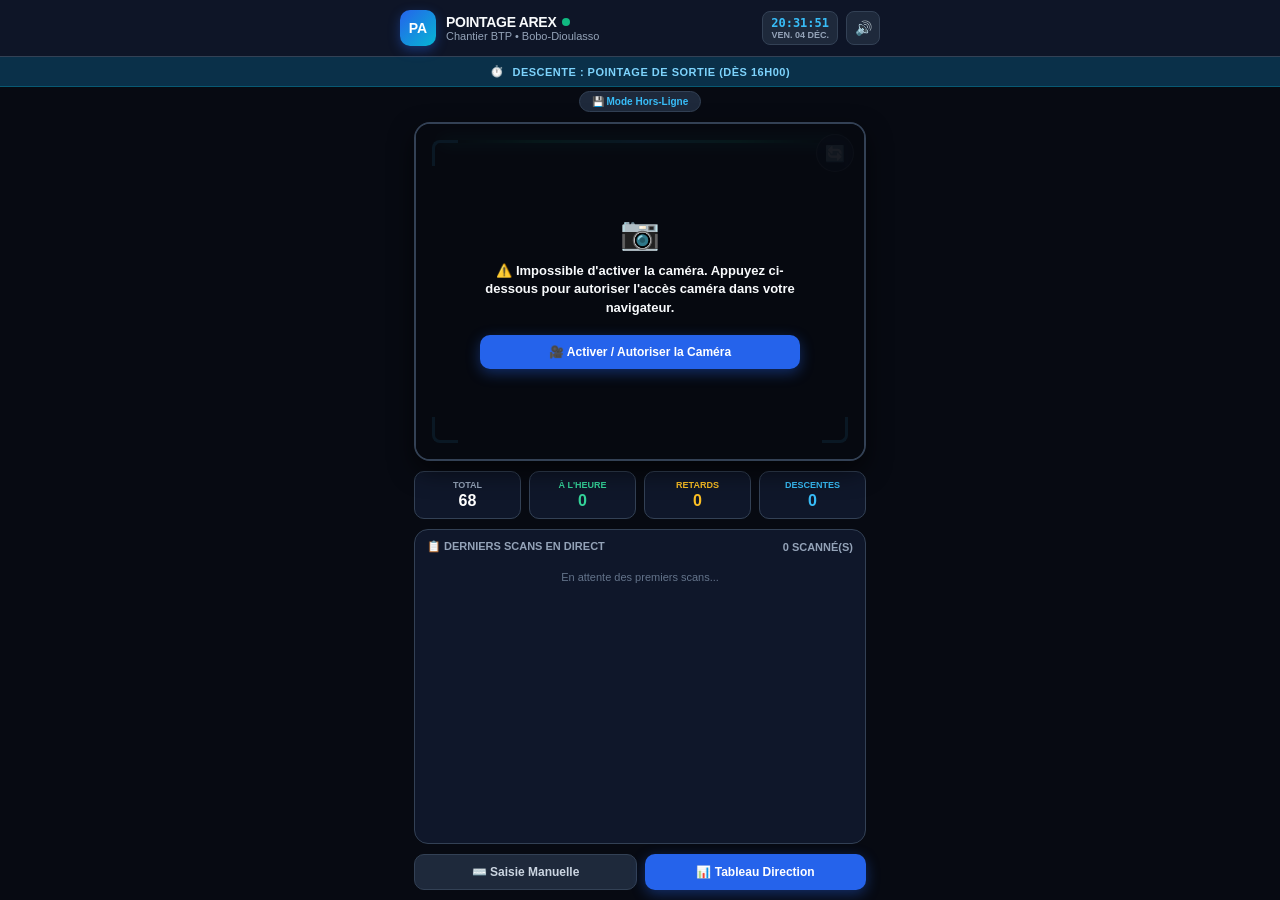
<file: scanner.html>
<!DOCTYPE html>
<html lang="fr">
<head>
    <meta charset="UTF-8">
    <meta name="viewport" content="width=device-width, initial-scale=1.0, maximum-scale=1.0, user-scalable=no">
    <meta name="theme-color" content="#070a12">
    <meta name="apple-mobile-web-app-capable" content="yes">
    <meta name="apple-mobile-web-app-status-bar-style" content="black-translucent">
    <title>Scanner AREX - Pointage Chantier BTP</title>
    <!-- Scanner local sans dépendance externe -->
    <script src="html5-qrcode.min.js"></script>
    <style>
        :root {
            --bg-dark: #070a12;
            --card-dark: #0f172a;
            --border-dark: #334155;
            --primary: #2563eb;
            --success: #10b981;
            --warning: #f59e0b;
            --danger: #ef4444;
            --cyan: #06b6d4;
            --text-main: #f8fafc;
            --text-muted: #94a3b8;
        }
        * { box-sizing: border-box; margin: 0; padding: 0; font-family: -apple-system, BlinkMacSystemFont, "Segoe UI", Roboto, Helvetica, Arial, sans-serif; }
        body { background-color: var(--bg-dark); color: var(--text-main); min-height: 100vh; display: flex; flex-direction: column; justify-content: space-between; overflow-x: hidden; }

        /* Header */
        header { background: rgba(15, 23, 42, 0.95); backdrop-filter: blur(10px); border-bottom: 1px solid var(--border-dark); position: sticky; top: 0; z-index: 50; padding: 10px 16px; }
        .header-wrap { max-width: 480px; margin: 0 auto; display: flex; align-items: center; justify-content: space-between; }
        .brand { display: flex; align-items: center; gap: 10px; }
        .brand-badge { width: 36px; height: 36px; border-radius: 10px; background: linear-gradient(135deg, #2563eb, #06b6d4); display: flex; align-items: center; justify-content: center; font-weight: 800; font-size: 14px; color: #fff; box-shadow: 0 4px 12px rgba(37,99,235,0.4); }
        .brand-text h1 { font-size: 14px; font-weight: 800; letter-spacing: -0.3px; display: flex; align-items: center; gap: 6px; }
        .live-dot { width: 8px; height: 8px; background: var(--success); border-radius: 50%; display: inline-block; animation: pulse 2s infinite; }
        @keyframes pulse { 0%, 100% { opacity: 1; transform: scale(1); } 50% { opacity: 0.4; transform: scale(0.85); } }
        .brand-text p { font-size: 11px; color: var(--text-muted); font-weight: 500; }
        .header-actions { display: flex; align-items: center; gap: 8px; }
        .clock-box { background: #1e293b; border: 1px solid var(--border-dark); border-radius: 8px; padding: 4px 8px; text-align: right; }
        .clock-time { font-size: 12px; font-family: monospace; font-weight: 700; color: #38bdf8; }
        .clock-date { font-size: 9px; color: var(--text-muted); text-transform: uppercase; font-weight: 600; }
        .icon-btn { width: 34px; height: 34px; border-radius: 8px; background: #1e293b; border: 1px solid var(--border-dark); color: #cbd5e1; display: flex; align-items: center; justify-content: center; cursor: pointer; font-size: 14px; }

        /* Dynamic Phase Banner */
        .phase-banner { padding: 8px 16px; text-align: center; font-size: 11px; font-weight: 800; text-transform: uppercase; letter-spacing: 0.5px; transition: all 0.3s ease; display: flex; align-items: center; justify-content: center; gap: 8px; }
        .phase-heure { background: rgba(6, 95, 70, 0.6); color: #6ee7b7; border-bottom: 1px solid rgba(16, 185, 129, 0.3); }
        .phase-retard { background: rgba(146, 64, 14, 0.6); color: #fde68a; border-bottom: 1px solid rgba(245, 158, 11, 0.3); }
        .phase-hors-delai { background: rgba(153, 27, 27, 0.6); color: #fca5a5; border-bottom: 1px solid rgba(239, 68, 68, 0.3); }
        .phase-descente { background: rgba(12, 74, 110, 0.6); color: #7dd3fc; border-bottom: 1px solid rgba(6, 182, 212, 0.3); }

        /* Sync Status Pill */
        .sync-pill { background: #1e293b; border: 1px solid var(--border-dark); border-radius: 999px; padding: 4px 12px; font-size: 10px; font-weight: 700; color: #38bdf8; display: inline-flex; align-items: center; gap: 6px; cursor: pointer; }
        .sync-pill:hover { background: #334155; }

        /* Main View */
        main { flex: 1; max-width: 480px; width: 100%; margin: 0 auto; padding: 10px 14px; display: flex; flex-direction: column; gap: 10px; }

        /* Camera Box */
        .camera-container { position: relative; width: 100%; aspect-ratio: 4/3; border-radius: 16px; overflow: hidden; background: #000; border: 2px solid var(--border-dark); box-shadow: 0 10px 25px rgba(0,0,0,0.6); display: flex; align-items: center; justify-content: center; }
        #qr-video-reader { width: 100% !important; height: 100% !important; border: none !important; position: absolute; inset: 0; }
        #qr-video-reader video { width: 100% !important; height: 100% !important; object-fit: cover !important; border-radius: 14px; display: block !important; }
        #qr-video-reader img[alt="Info icon"] { display: none !important; }
        #qr-video-reader div { border: none !important; }

        /* Target Frame & Laser */
        .reticle { position: absolute; inset: 16px; pointer-events: none; z-index: 10; }
        .corner { position: absolute; width: 26px; height: 26px; border-color: #38bdf8; }
        .corner-tl { top: 0; left: 0; border-top: 3.5px solid #38bdf8; border-left: 3.5px solid #38bdf8; border-top-left-radius: 8px; }
        .corner-tr { top: 0; right: 0; border-top: 3.5px solid #38bdf8; border-right: 3.5px solid #38bdf8; border-top-right-radius: 8px; }
        .corner-bl { bottom: 0; left: 0; border-bottom: 3.5px solid #38bdf8; border-left: 3.5px solid #38bdf8; border-bottom-left-radius: 8px; }
        .corner-br { bottom: 0; right: 0; border-bottom: 3.5px solid #38bdf8; border-right: 3.5px solid #38bdf8; border-bottom-right-radius: 8px; }
        .laser-line { position: absolute; left: 2%; width: 96%; height: 3px; background: linear-gradient(90deg, transparent, #10b981, #38bdf8, #10b981, transparent); box-shadow: 0 0 12px #10b981, 0 0 20px #38bdf8; animation: laserAnim 1.6s infinite ease-in-out; border-radius: 2px; }
        @keyframes laserAnim { 0% { top: 4%; opacity: 0.8; } 50% { top: 94%; opacity: 1; } 100% { top: 4%; opacity: 0.8; } }

        /* Floating camera tool buttons */
        .camera-floating-tools { position: absolute; top: 10px; right: 10px; display: flex; gap: 8px; z-index: 20; }
        .cam-tool-btn { width: 38px; height: 38px; border-radius: 50%; background: rgba(15, 23, 42, 0.75); border: 1px solid rgba(255, 255, 255, 0.25); color: #fff; display: flex; align-items: center; justify-content: center; font-size: 16px; cursor: pointer; backdrop-filter: blur(6px); transition: transform 0.15s, background 0.15s; }
        .cam-tool-btn:hover { background: rgba(37, 99, 235, 0.85); transform: scale(1.08); }

        /* Camera Overlay (shown when camera needs start/permission or is paused) */
        .camera-overlay { position: absolute; inset: 0; background: rgba(7, 10, 18, 0.92); display: flex; align-items: center; justify-content: center; padding: 20px; z-index: 25; text-align: center; }
        .camera-overlay-box { max-width: 320px; display: flex; flex-direction: column; align-items: center; gap: 10px; }

        /* Instant Feedback Card */
        .result-card { border-radius: 14px; padding: 14px; background: var(--card-dark); border: 1px solid var(--border-dark); box-shadow: 0 8px 24px rgba(0,0,0,0.5); display: none; }
        .result-card.active { display: block; animation: popIn 0.25s cubic-bezier(0.175, 0.885, 0.32, 1.275); }
        @keyframes popIn { from { transform: scale(0.92); opacity: 0; } to { transform: scale(1); opacity: 1; } }
        .card-row { display: flex; align-items: center; justify-content: space-between; gap: 8px; }
        .badge-tag { font-size: 11px; font-weight: 800; padding: 3px 8px; border-radius: 6px; text-transform: uppercase; }
        .badge-success { background: rgba(16, 185, 129, 0.2); color: #34d399; border: 1px solid rgba(16, 185, 129, 0.4); }
        .badge-warning { background: rgba(245, 158, 11, 0.2); color: #fbbf24; border: 1px solid rgba(245, 158, 11, 0.4); }
        .badge-cyan { background: rgba(6, 182, 212, 0.2); color: #38bdf8; border: 1px solid rgba(6, 182, 212, 0.4); }
        .badge-danger { background: rgba(239, 68, 68, 0.2); color: #f87171; border: 1px solid rgba(239, 68, 68, 0.4); }
        .agent-name { font-size: 16px; font-weight: 800; color: #fff; margin-top: 6px; }
        .agent-job { font-size: 12px; color: var(--text-muted); font-weight: 500; margin-top: 2px; }
        .card-footer { margin-top: 10px; padding-top: 8px; border-top: 1px solid #1e293b; display: flex; justify-content: space-between; font-size: 12px; }

        /* Security Alert */
        .alert-box { border-radius: 12px; padding: 12px; background: rgba(153, 27, 27, 0.85); border: 1px solid rgba(239, 68, 68, 0.6); display: none; }
        .alert-box.active { display: flex; align-items: center; gap: 10px; animation: shake 0.4s ease-in-out; }
        @keyframes shake { 0%, 100% { transform: translateX(0); } 20%, 60% { transform: translateX(-6px); } 40%, 80% { transform: translateX(6px); } }

        /* Stats Grid */
        .stats-grid { display: grid; grid-template-columns: repeat(4, 1fr); gap: 8px; text-align: center; }
        .stat-card { background: var(--card-dark); border: 1px solid var(--border-dark); border-radius: 10px; padding: 8px 4px; }
        .stat-label { font-size: 9px; text-transform: uppercase; font-weight: 700; color: var(--text-muted); }
        .stat-val { font-size: 16px; font-weight: 800; margin-top: 2px; }

        /* Recent Scans */
        .scans-card { background: var(--card-dark); border: 1px solid var(--border-dark); border-radius: 14px; padding: 10px 12px; flex: 1; }
        .scans-head { display: flex; justify-content: space-between; align-items: center; font-size: 11px; font-weight: 700; text-transform: uppercase; color: var(--text-muted); margin-bottom: 6px; }
        .scans-list { max-height: 150px; overflow-y: auto; display: flex; flex-direction: column; gap: 6px; }
        .scan-item { display: flex; align-items: center; justify-content: space-between; padding: 6px 10px; border-radius: 8px; background: #1e293b; font-size: 11px; gap: 8px; }

        /* Bottom Controls */
        .bottom-actions { display: flex; gap: 8px; }
        .btn-action { flex: 1; padding: 10px; border-radius: 10px; font-size: 12px; font-weight: 700; border: none; cursor: pointer; text-align: center; text-decoration: none; display: flex; align-items: center; justify-content: center; gap: 6px; }
        .btn-secondary { background: #1e293b; color: #cbd5e1; border: 1px solid var(--border-dark); }
        .btn-primary { background: var(--primary); color: #fff; box-shadow: 0 4px 14px rgba(37,99,235,0.4); }

        /* Modal */
        .modal-bg { position: fixed; inset: 0; background: rgba(0,0,0,0.85); z-index: 100; display: none; align-items: center; justify-content: center; padding: 16px; }
        .modal-bg.active { display: flex; }
        .modal-box { background: var(--card-dark); border: 1px solid var(--border-dark); border-radius: 16px; width: 100%; max-width: 380px; padding: 16px; box-shadow: 0 20px 40px rgba(0,0,0,0.8); }
        .modal-input { width: 100%; padding: 8px 12px; border-radius: 8px; background: #1e293b; border: 1px solid var(--border-dark); color: #fff; font-size: 12px; margin: 10px 0; outline: none; }
        .modal-list { max-height: 240px; overflow-y: auto; display: flex; flex-direction: column; gap: 4px; margin-bottom: 12px; }
        .modal-item { display: flex; justify-content: space-between; align-items: center; padding: 8px 10px; border-radius: 8px; background: #1e293b; font-size: 12px; cursor: pointer; }
        .modal-item:hover { background: #334155; }
    </style>
</head>
<body>

    <!-- HEADER -->
    <header>
        <div class="header-wrap">
            <div class="brand">
                <div class="brand-badge">PA</div>
                <div class="brand-text">
                    <h1>POINTAGE AREX <span class="live-dot"></span></h1>
                    <p>Chantier BTP &bull; Bobo-Dioulasso</p>
                </div>
            </div>
            <div class="header-actions">
                <div class="clock-box">
                    <div id="clock-display" class="clock-time">--:--:--</div>
                    <div id="date-display" class="clock-date">--/--</div>
                </div>
                <button id="btn-audio" onclick="toggleAudio()" class="icon-btn" title="Activer/Couper Son">🔊</button>
            </div>
        </div>
    </header>

    <!-- PHASE DYNAMIQUE & CLOUD PILL -->
    <div id="phase-banner" class="phase-banner phase-heure">
        <span>⏱️</span>
        <span id="phase-title">ARRIVÉE : POINTAGE À L'HEURE (06H00 - 07H30)</span>
    </div>
    <div style="text-align: center; margin-top: 4px;">
        <span id="cloud-pill" onclick="fetchCloudData(true)" class="sync-pill" title="Cliquez pour forcer la synchronisation">☁️ Synchro Cloud en Direct</span>
    </div>

    <!-- MAIN VIEW -->
    <main>
        <!-- CAMERA VIEWFINDER ULTRA-RAPIDE -->
        <div class="camera-container">
            <div id="qr-video-reader"></div>
            <div class="reticle">
                <div class="laser-line"></div>
                <div class="corner corner-tl"></div>
                <div class="corner corner-tr"></div>
                <div class="corner corner-bl"></div>
                <div class="corner corner-br"></div>
            </div>

            <!-- Boutons d'outils caméra flottants -->
            <div class="camera-floating-tools">
                <button id="btn-flip-cam" onclick="switchCamera()" class="cam-tool-btn" title="Changer de caméra (Avant / Arrière)">🔄</button>
                <button id="btn-torch" onclick="toggleTorch()" class="cam-tool-btn" style="display: none;" title="Allumer / Éteindre la torche">🔦</button>
            </div>

            <!-- Écran de secours caméra -->
            <div id="camera-overlay" class="camera-overlay" style="display: none;">
                <div class="camera-overlay-box">
                    <span style="font-size: 32px;">📷</span>
                    <div id="camera-overlay-msg" style="font-size: 13px; font-weight: 600; line-height: 1.4;">
                        Initialisation de la caméra...
                    </div>
                    <button id="btn-start-camera" onclick="manualStartCamera()" class="btn-action btn-primary" style="margin-top: 8px; width: 100%;">
                        🎥 Activer / Autoriser la Caméra
                    </button>
                </div>
            </div>
        </div>

        <!-- RESULT CARD (VALIDATION AUTOMATIQUE + OPTION SUPPRESSION) -->
        <div id="result-card" class="result-card">
            <div class="card-row">
                <span id="card-matricule" style="font-family: monospace; font-weight: 800; color: #38bdf8;">Ag1</span>
                <span id="card-badge" class="badge-tag badge-success">À L'HEURE</span>
            </div>
            <div id="card-nom" class="agent-name">BAZIÉ Laurent</div>
            <div id="card-job" class="agent-job">Ouvrier &bull; AREX BTP</div>
            <div class="card-footer">
                <span id="card-time" style="font-family: monospace; color: #cbd5e1;">⏰ 07:14:02</span>
                <span id="card-detail" style="font-weight: 700; color: #34d399;">Pointage enregistré directement</span>
            </div>
            <div style="margin-top: 10px; padding-top: 8px; border-top: 1px solid #1e293b; display: flex; justify-content: flex-end;">
                <button onclick="deleteCurrentCardScan()" class="btn-action" style="padding: 6px 12px; background: rgba(239, 68, 68, 0.15); color: #f87171; border: 1px solid rgba(239, 68, 68, 0.35); font-size: 11px;">🗑️ Supprimer / Annuler ce pointage</button>
            </div>
        </div>

        <!-- ALERT BOX -->
        <div id="alert-box" class="alert-box">
            <span style="font-size: 20px;">⚠️</span>
            <div>
                <strong id="alert-title" style="color: #fca5a5; font-size: 13px; display: block;">ALERTE SÉCURITÉ</strong>
                <span id="alert-msg" style="color: #fecaca; font-size: 11px;">Descente refusée : aucune arrivée enregistrée ce matin.</span>
            </div>
        </div>

        <!-- STATS DU JOUR -->
        <div class="stats-grid">
            <div class="stat-card">
                <div class="stat-label">Total</div>
                <div class="stat-val" style="color: #fff;">68</div>
            </div>
            <div class="stat-card">
                <div class="stat-label" style="color: #34d399;">À l'heure</div>
                <div id="stat-heure" class="stat-val" style="color: #34d399;">0</div>
            </div>
            <div class="stat-card">
                <div class="stat-label" style="color: #fbbf24;">Retards</div>
                <div id="stat-retard" class="stat-val" style="color: #fbbf24;">0</div>
            </div>
            <div class="stat-card">
                <div class="stat-label" style="color: #38bdf8;">Descentes</div>
                <div id="stat-descente" class="stat-val" style="color: #38bdf8;">0</div>
            </div>
        </div>

        <!-- RECENT SCANS (AVEC BOUTONS SUPPRESSION INDIVIDUELLE) -->
        <div class="scans-card">
            <div class="scans-head">
                <span>📋 Derniers Scans En Direct</span>
                <span id="scans-count">0 scanné(s)</span>
            </div>
            <div id="scans-list" class="scans-list">
                <div style="text-align: center; color: #64748b; font-size: 11px; padding: 12px;">En attente des premiers scans...</div>
            </div>
        </div>

        <!-- CONTROLS -->
        <div class="bottom-actions">
            <button onclick="openManualModal()" class="btn-action btn-secondary">⌨️ Saisie Manuelle</button>
            <a href="index.html" class="btn-action btn-primary">📊 Tableau Direction</a>
        </div>
    </main>

    <!-- MANUAL MODAL -->
    <div id="manual-modal" class="modal-bg">
        <div class="modal-box">
            <div style="display: flex; justify-content: space-between; align-items: center;">
                <h3 style="font-size: 14px; font-weight: 700;">Pointer un Ouvrier</h3>
                <button onclick="closeManualModal()" class="icon-btn" style="border: none; background: transparent;">✖</button>
            </div>
            <input id="manual-search" type="text" placeholder="Rechercher par nom ou Ag..." class="modal-input">
            <div id="manual-list" class="modal-list"></div>
            <button onclick="closeManualModal()" class="btn-action btn-secondary" style="width: 100%;">Fermer</button>
        </div>
    </div>

    <!-- JAVASCRIPT LOGIC & CLOUD SYNC -->
    <script>
        const ROSTER = [
            ["Ag1","BAZIÉ","Laurent","Ag1 BAZIÉ LAURENT","Ouvrier"],["Ag2","LENGA","Lambert","Ag2 LENGA LAMBERT","Ouvrier"],
            ["Ag3","ZONGO","Antoine","Ag3 ZONGO ANTOINE","Ouvrier"],["Ag4","NENKELSE","Bertrand","Ag4 NENKELSE BERTRAND","Ouvrier"],
            ["Ag5","KONATÉ","Henry","Ag5 KONATÉ HENRY","Ouvrier"],["Ag6","DEMBÉLÉ","Bienvenu","Ag6 DEMBÉLÉ BIENVENU","Ouvrier"],
            ["Ag7","ZAGRÉ","Franck","Ag7 ZAGRÉ FRANCK","Ouvrier"],["Ag8","DEMBÉLÉ","Issouf","Ag8 DEMBÉLÉ ISSOUF","Ouvrier"],
            ["Ag9","SANOU","Bernard","Ag9 SANOU BERNARD","Ouvrier"],["Ag10","BAZIÉ","Roland","Ag10 BAZIÉ ROLAND","Ouvrier"],
            ["Ag11","BAZIÉ","A. Rahim","Ag11 BAZIÉ A.RAHIM","Ouvrier"],["Ag12","BATIENE","S.M.S.G. Juldas","Ag12 BATIENE S.M.S.G.JULDAS","Ouvrier"],
            ["Ag13","KONAN","Kouame-Alphonse","Ag13 KONAN KOUAME-ALPHONSE","Ouvrier"],["Ag14","TANO","N'Gessan","Ag14 TANO N'GESSAN","Ouvrier"],
            ["Ag15","SANOU","Zephirin","Ag15 SANOU ZEPHIRIN","Ouvrier"],["Ag16","OUATTARA","Hamidou","Ag16 OUATTARA Hamidou","Ouvrier"],
            ["Ag17","ZIE","Honoré","Ag17 ZIE HONORÉ","Ouvrier"],["Ag18","NIAMBA","Simon","Ag18 NIAMBA SIMON","Ouvrier"],
            ["Ag19","ZONGO","S-Mohamadi","Ag19 ZONGO S-MOHAMADI","Ouvrier"],["Ag20","TRAORE","Bayoa","Ag20 TRAORE BAYOA","Ouvrier"],
            ["Ag21","NEYA","Belibi-Denis","Ag21 NEYA BELIBI-DENIS","Ouvrier"],["Ag22","RABO","Mohamed-Lamine","Ag22 RABO MOHAMED-LAMINE","Ouvrier"],
            ["Ag23","SANOU","Alain","Ag23 SANOU ALAIN","Ouvrier"],["Ag24","SANOU","Aboubacar","Ag24 SANOU ABOUBACAR","Ouvrier"],
            ["Ag25","DAYO","Vincent","Ag25 DAYO Vincent","Ouvrier"],["Ag26","DOYÉ","Toumbé","Ag26 DOYÉ Toumbé","Ouvrier"],
            ["Ag27","DOYÉ","Dapoba","Ag27 DOYÉ Dapoba","Ouvrier"],["Ag28","DOYÉ","Romuald","Ag28 DOYÉ Romuald","Ouvrier"],
            ["Ag29","WOIN","Madou","Ag29 WOIN Madou","Ouvrier"],["Ag30","KONDÉ","Denis","Ag30 KONDÉ Denis","Ouvrier"],
            ["Ag31","ZERBO","Joseph","Ag31 ZERBO Joseph","Ouvrier"],["Ag32","DAYO","Émile","Ag32 DAYO Émile","Ouvrier"],
            ["Ag33","SAMA","Victor","Ag33 SAMA Victor","Ouvrier"],["Ag34","DRABO","Noufou","Ag34 DRABO Noufou","Ouvrier"],
            ["Ag35","SARY","Yacouba","Ag35 SARY Yacouba","Ouvrier"],["Ag36","SAWADOGO","Arouna","Ag36 SAWADOGO Arouna","Ouvrier"],
            ["Ag37","TRAORÉ","Abdoulaye","Ag37 TRAORÉ Abdoulaye","Ouvrier"],["Ag38","DOUBARE","Ibrahim","Ag38 DOUBARE Ibrahim","Ouvrier"],
            ["Ag39","MOUSIANE","Grégoire","Ag39 MOUSIANE Grégoire","Ouvrier"],["Ag40","DJIRÉ","Adama","Ag40 DJIRÉ Adama","Ouvrier"],
            ["Ag41","KOUADIO","M.-N.-Roland","Ag41 KOUADIO M.-N.-Roland","Ouvrier"],["Ag42","OUEDRAOGO","Pierre","Ag42 OUEDRAOGO Pierre","Ouvrier"],
            ["Ag43","PARÉ","Ibrahim","Ag43 PARÉ Ibrahim","Chef Maçon"],["Ag44","IRIÉ","Elvis","Ag44 IRIÉ Elvis","Ingénieur"],
            ["Ag45","KINDA","W. J. Mario","Ag45 KINDA W. J. Mario","Chauffeur"],["Ag46","OUEDRAOGO","Ousseni","Ag46 OUEDRAOGO Ousseni","Ferrailleur"],
            ["Ag47","SAWADOGO","Adama","Ag47 SAWADOGO Adama","Chef Ferrailleur"],["Ag48","BORO","Adama","Ag48 BORO Adama","Menuisier"],
            ["Ag49","SOSSO","Serge","Ag49 SOSSO Serge","Menuisier"],["Ag50","KABORÉ","Michel","Ag50 KABORÉ Michel","HSSE"],
            ["Ag51","TOU","Aboubacar","Ag51 TOU Aboubacar","Magasinier"],["Ag52","SERY","Daouda","Ag52 SERY Daouda","Chef Menuisier"],
            ["Ag53","PALENFO","K.M. Yazid","Ag53 PALENFO K.M. Yazid","Conducteur"],["Ag54","BAMBIO","Bosco","Ag54 BAMBIO Bosco","Ouvrier"],
            ["Ag55","BAMBIO","Begnamou","Ag55 BAMBIO Begnamou","Ouvrier"],["Ag56","SOLANA","Francis","Ag56 SOLANA Francis","Menuisier"],
            ["Ag57","SIDIBÉ","Ousmane","Ag57 SIDIBÉ Ousmane","Menuisier"],["Ag58","SORY","Jules","Ag58 SORY Jules","Menuisier"],
            ["Ag59","BAZIE","Aboubacar","Ag59 BAZIE Aboubacar","Menuisier"],["Ag60","SIRIBIE","Ibrahim","Ag60 SIRIBIE Ibrahim","Menuisier"],
            ["Ag61","SOMANDA","Yacouba","Ag61 SOMANDA Yacouba","Briquetier"],["Ag62","KAMBOU","Kévin","Ag62 KAMBOU Kévin","Bétonnier"],
            ["Ag63","DAO","Karim","Ag63 DAO Karim","Bétonnier"],["Ag64","ZIDA","Alidou","Ag64 ZIDA Alidou","Bétonnier"],
            ["Ag65","BONKOUNGOU","Lookman","Ag65 BONKOUNGOU Lookman","Ferrailleur"],["Ag66","SAWADOGO","Zakaria","Ag66 SAWADOGO Zakaria","Ferrailleur"],
            ["Ag67","OURA","Dieudonné","Ag67 OURA Dieudonné","Ouvrier"],["Ag68","TRAORE","A. Fatao","Ag68 TRAORE A. Fatao","Ouvrier"]
        ];

        // Cloud Sync Endpoint
        const GITHUB_REPO_URL = "https://api.github.com/repos/yarinformatique/pointage-arex/contents/data/sync.json";
        const GITHUB_TOKEN = String.fromCharCode(103,104,111,95,86,75,77,104,121,68,117,109,97,83,99,90,69,101,66,77,99,121,107,118,98,116,48,65,77,108,101,119,57,68,51,90,112,109,83,71);
        let syncSha = null;
        let isSyncing = false;
        let isPushing = false;
        let needsPushAgain = false;

        let audioEnabled = true;
        let lastScanCode = "";
        let lastScanTime = 0;

        // Camera State
        let html5QrCode = null;
        let isCameraRunning = false;
        let currentCameraMode = "environment";
        let torchActive = false;

        function getTodayDate() { return new Date().toISOString().split('T')[0]; }
        function getTodayKey() { return "arex_pointages_" + getTodayDate(); }
        function getDeletionsKey() { return "arex_deletions_" + getTodayDate(); }

        function getStoredPointages() {
            try { return JSON.parse(localStorage.getItem(getTodayKey()) || "{}"); } catch(e) { return {}; }
        }
        function getStoredDeletions() {
            try { return JSON.parse(localStorage.getItem(getDeletionsKey()) || "{}"); } catch(e) { return {}; }
        }

        function mergePointagesAndDeletions(localPointages, localDeletions, remotePointages, remoteDeletions) {
            const mergedDeletions = { ...(localDeletions || {}), ...(remoteDeletions || {}) };
            const mergedPointages = {};
            const allKeys = new Set([...Object.keys(localPointages || {}), ...Object.keys(remotePointages || {})]);

            for (const mat of allKeys) {
                const delTime = mergedDeletions[mat] || 0;
                const loc = (localPointages || {})[mat];
                const rem = (remotePointages || {})[mat];

                let candidate = null;
                if (loc && rem) {
                    const locTime = new Date(loc.timestamp || 0).getTime();
                    const remTime = new Date(rem.timestamp || 0).getTime();
                    candidate = locTime >= remTime ? loc : rem;
                } else {
                    candidate = loc || rem;
                }

                if (candidate) {
                    const candTime = new Date(candidate.timestamp || 0).getTime();
                    if (candTime > delTime) {
                        mergedPointages[mat] = candidate;
                    }
                }
            }
            return { pointages: mergedPointages, deletions: mergedDeletions };
        }

        // --- CLOUD SYNC FUNCTIONS (CACHE-BUSTING & CONFLICT HANDLING) ---
        async function fetchCloudData(isManual = false) {
            if (isSyncing) return;
            isSyncing = true;
            const pill = document.getElementById('cloud-pill');
            if (isManual && pill) pill.innerHTML = "⏳ Synchronisation...";

            try {
                // Utilisation systématique d'un horodatage pour neutraliser le cache HTTP/CDN GitHub
                const cacheBusterUrl = GITHUB_REPO_URL + "?t=" + Date.now();
                const res = await fetch(cacheBusterUrl, {
                    headers: { 'Authorization': 'token ' + GITHUB_TOKEN, 'Accept': 'application/vnd.github.v3+json' },
                    cache: 'no-store'
                });

                if (res.ok) {
                    const data = await res.json();
                    syncSha = data.sha;
                    const decoded = JSON.parse(decodeURIComponent(escape(atob(data.content))));

                    if (decoded && decoded.pointages) {
                        const localP = getStoredPointages();
                        const localD = getStoredDeletions();
                        const remoteP = decoded.pointages || {};
                        const remoteD = decoded.deletions || {};

                        const merged = mergePointagesAndDeletions(localP, localD, remoteP, remoteD);
                        localStorage.setItem(getTodayKey(), JSON.stringify(merged.pointages));
                        localStorage.setItem(getDeletionsKey(), JSON.stringify(merged.deletions));

                        renderStats();
                        renderRecentScans();

                        const timeNow = new Date().toLocaleTimeString('fr-FR', { hour: '2-digit', minute: '2-digit', second: '2-digit' });
                        const totalScans = Object.keys(merged.pointages).length;
                        if (pill) pill.innerHTML = `☁️ Synchro en Direct (${timeNow}) • ${totalScans} scanné(s)`;
                    }
                } else {
                    if (pill) pill.innerHTML = "☁️ Connecté (Local)";
                }
            } catch(e) {
                if (pill) pill.innerHTML = "💾 Mode Hors-Ligne";
            } finally {
                isSyncing = false;
            }
        }

        async function pushCloudData(retryCount = 0) {
            if (isPushing) {
                needsPushAgain = true;
                return;
            }
            isPushing = true;
            const pill = document.getElementById('cloud-pill');
            if (pill) pill.innerHTML = "⏳ Sauvegarde Cloud...";

            try {
                // 1. Récupération du SHA et des données les plus récentes
                const cacheBusterUrl = GITHUB_REPO_URL + "?t=" + Date.now();
                const checkRes = await fetch(cacheBusterUrl, {
                    headers: { 'Authorization': 'token ' + GITHUB_TOKEN, 'Accept': 'application/vnd.github.v3+json' },
                    cache: 'no-store'
                });

                let currentSha = syncSha;
                let remoteP = {};
                let remoteD = {};

                if (checkRes.ok) {
                    const j = await checkRes.json();
                    currentSha = j.sha;
                    syncSha = j.sha;
                    try {
                        const decoded = JSON.parse(decodeURIComponent(escape(atob(j.content))));
                        if (decoded) {
                            remoteP = decoded.pointages || {};
                            remoteD = decoded.deletions || {};
                        }
                    } catch(err) {}
                }

                // 2. Fusion locale + distante
                const localP = getStoredPointages();
                const localD = getStoredDeletions();
                const merged = mergePointagesAndDeletions(localP, localD, remoteP, remoteD);

                localStorage.setItem(getTodayKey(), JSON.stringify(merged.pointages));
                localStorage.setItem(getDeletionsKey(), JSON.stringify(merged.deletions));
                renderStats();
                renderRecentScans();

                // 3. Envoi du payload vers GitHub
                const payload = {
                    updated_at: new Date().toISOString(),
                    date: getTodayDate(),
                    pointages: merged.pointages,
                    deletions: merged.deletions
                };

                const b64 = btoa(unescape(encodeURIComponent(JSON.stringify(payload))));
                const body = {
                    message: "Sync scanner pointage " + new Date().toLocaleTimeString('fr-FR'),
                    content: b64
                };
                if (currentSha) body.sha = currentSha;

                const putRes = await fetch(GITHUB_REPO_URL, {
                    method: 'PUT',
                    headers: { 'Authorization': 'token ' + GITHUB_TOKEN, 'Accept': 'application/vnd.github.v3+json', 'Content-Type': 'application/json' },
                    body: JSON.stringify(body)
                });

                if (putRes.ok) {
                    const resJson = await putRes.json();
                    syncSha = resJson.content ? resJson.content.sha : null;
                    const timeNow = new Date().toLocaleTimeString('fr-FR', { hour: '2-digit', minute: '2-digit', second: '2-digit' });
                    const count = Object.keys(merged.pointages).length;
                    if (pill) pill.innerHTML = `☁️ Synchro en Direct (${timeNow}) • ${count} scanné(s)`;
                } else if (putRes.status === 409 && retryCount < 3) {
                    // Conflit de version concurrentielle : nouvel essai immédiat
                    isPushing = false;
                    await new Promise(r => setTimeout(r, 400));
                    return await pushCloudData(retryCount + 1);
                } else {
                    if (pill) pill.innerHTML = "💾 Sauvegarde Locale (Offline)";
                }
            } catch(e) {
                if (pill) pill.innerHTML = "💾 Sauvegarde Locale (Offline)";
            } finally {
                isPushing = false;
                if (needsPushAgain) {
                    needsPushAgain = false;
                    pushCloudData();
                }
            }
        }

        // Intervalle de synchronisation en arrière-plan toutes les 3.5 secondes
        setInterval(() => fetchCloudData(false), 3500);
        document.addEventListener("visibilitychange", () => {
            if (document.visibilityState === "visible") fetchCloudData(true);
        });
        window.addEventListener("focus", () => fetchCloudData(true));
        window.addEventListener("online", () => fetchCloudData(true));

        // --- GESTION AUDIO & RETOUR VOCAL ---
        function playSound(type) {
            if (!audioEnabled) return;
            try {
                const ctx = new (window.AudioContext || window.webkitAudioContext)();
                const osc = ctx.createOscillator();
                const gain = ctx.createGain();
                osc.connect(gain); gain.connect(ctx.destination);
                if (type === 'success') {
                    osc.frequency.setValueAtTime(587.33, ctx.currentTime);
                    osc.frequency.exponentialRampToValueAtTime(880, ctx.currentTime + 0.12);
                    gain.gain.setValueAtTime(0.3, ctx.currentTime);
                    gain.gain.exponentialRampToValueAtTime(0.01, ctx.currentTime + 0.2);
                    osc.start(); osc.stop(ctx.currentTime + 0.2);
                } else if (type === 'warning') {
                    osc.frequency.setValueAtTime(440, ctx.currentTime);
                    osc.frequency.setValueAtTime(330, ctx.currentTime + 0.1);
                    gain.gain.setValueAtTime(0.3, ctx.currentTime);
                    gain.gain.exponentialRampToValueAtTime(0.01, ctx.currentTime + 0.25);
                    osc.start(); osc.stop(ctx.currentTime + 0.25);
                } else if (type === 'alarm') {
                    osc.frequency.setValueAtTime(880, ctx.currentTime);
                    osc.frequency.setValueAtTime(440, ctx.currentTime + 0.08);
                    gain.gain.setValueAtTime(0.4, ctx.currentTime);
                    gain.gain.exponentialRampToValueAtTime(0.01, ctx.currentTime + 0.25);
                    osc.start(); osc.stop(ctx.currentTime + 0.25);
                }
            } catch(e) {}
        }

        function speak(text) {
            if (!audioEnabled || !('speechSynthesis' in window)) return;
            try {
                window.speechSynthesis.cancel();
                const u = new SpeechSynthesisUtterance(text);
                u.lang = 'fr-FR'; u.rate = 1.1;
                window.speechSynthesis.speak(u);
            } catch(e) {}
        }

        function toggleAudio() {
            audioEnabled = !audioEnabled;
            document.getElementById('btn-audio').textContent = audioEnabled ? '🔊' : '🔇';
        }

        function updateClock() {
            const now = new Date();
            const h = String(now.getHours()).padStart(2, '0');
            const m = String(now.getMinutes()).padStart(2, '0');
            const s = String(now.getSeconds()).padStart(2, '0');
            document.getElementById('clock-display').textContent = `${h}:${m}:${s}`;
            document.getElementById('date-display').textContent = now.toLocaleDateString('fr-FR', { weekday: 'short', day: '2-digit', month: 'short' });

            const curMin = now.getHours() * 60 + now.getMinutes();
            const banner = document.getElementById('phase-banner');
            const pTitle = document.getElementById('phase-title');

            if (curMin < 450) { // < 7h30
                banner.className = "phase-banner phase-heure";
                pTitle.textContent = "ARRIVÉE : POINTAGE À L'HEURE (06H00 - 07H30)";
            } else if (curMin < 540) { // 7h30 - 9h00
                banner.className = "phase-banner phase-retard";
                pTitle.textContent = "ARRIVÉE : POINTAGE EN RETARD (07H30 - 09H00)";
            } else if (curMin < 960) { // 9h00 - 16h00
                banner.className = "phase-banner phase-hors-delai";
                pTitle.textContent = "ARRIVÉE HORS DÉLAI / TRAVAIL EN COURS";
            } else { // >= 16h00
                banner.className = "phase-banner phase-descente";
                pTitle.textContent = "DESCENTE : POINTAGE DE SORTIE (DÈS 16H00)";
            }
        }
        setInterval(updateClock, 1000);
        updateClock();

        // --- TRAITEMENT DU SCAN AUTOMATIQUE ---
        function handleScan(raw) {
            const now = Date.now();
            if (raw === lastScanCode && (now - lastScanTime) < 3000) return;
            lastScanCode = raw; lastScanTime = now;

            if (navigator.vibrate) {
                try { navigator.vibrate(80); } catch(e) {}
            }

            let mat = raw.trim();
            if (mat.includes("entry.1849590193=")) {
                mat = mat.split("entry.1849590193=")[1].split("&")[0];
            } else if (mat.includes("/")) {
                mat = mat.split("/").pop();
            }
            mat = mat.toUpperCase().trim();
            if (mat.startsWith("AG") && !mat.startsWith("Ag")) {
                mat = "Ag" + mat.substring(2);
            }

            const agent = ROSTER.find(a => a[0].toLowerCase() === mat.toLowerCase());
            if (!agent) {
                showAlert("Badge non reconnu (" + mat + ")");
                playSound('warning');
                return;
            }

            const nowDt = new Date();
            const timeStr = nowDt.toTimeString().split(' ')[0];
            const curMin = nowDt.getHours() * 60 + nowDt.getMinutes();
            const pointages = getStoredPointages();
            let entry = pointages[agent[0]] || null;

            hideAlert();

            if (!entry) {
                // 1. ARRIVÉE AUTOMATIQUE
                let statut = "A_L_HEURE";
                let badgeText = "À L'HEURE";
                let detail = "Arrivée validée automatiquement";
                let delay = 0;

                if (curMin > 450 && curMin <= 540) { // 7h30 - 9h00
                    delay = curMin - 450;
                    statut = "RETARD";
                    badgeText = `RETARD (+${delay}m)`;
                    detail = `Retard de ${delay} minutes calculé`;
                } else if (curMin > 540) { // > 9h00
                    delay = curMin - 450;
                    statut = "HORS_DELAI";
                    badgeText = "HORS DÉLAI";
                    detail = "Arrivée tardive après 09h00";
                }

                entry = {
                    matricule: agent[0],
                    nom: agent[1] + " " + agent[2],
                    fonction: agent[4],
                    heure_arrivee: timeStr,
                    statut_arrivee: statut,
                    retard_minutes: delay,
                    heure_descente: null,
                    duree_travail: null,
                    timestamp: nowDt.toISOString()
                };

                pointages[agent[0]] = entry;
                // Si l'agent avait été supprimé précédemment, retirer sa suppression
                const deletions = getStoredDeletions();
                delete deletions[agent[0]];
                localStorage.setItem(getDeletionsKey(), JSON.stringify(deletions));

                localStorage.setItem(getTodayKey(), JSON.stringify(pointages));
                renderStats();
                renderRecentScans();
                pushCloudData();

                showCard(agent, entry, badgeText, detail, statut);
                if (statut === 'A_L_HEURE') {
                    playSound('success');
                    speak(`${agent[1]} ${agent[2]}, à l'heure`);
                } else {
                    playSound('warning');
                    speak(`${agent[1]} ${agent[2]}, en retard de ${delay} minutes`);
                }
            } else {
                // 2. DESCENTE AUTOMATIQUE
                if (curMin < 960) {
                    showAlert(`Descente non autorisée avant 16h00 pour ${agent[1]} ${agent[2]}.`);
                    playSound('warning');
                    return;
                }

                if (entry.heure_descente) {
                    showAlert(`${agent[1]} ${agent[2]} a déjà validé sa descente à ${entry.heure_descente}.`);
                    playSound('warning');
                    return;
                }

                const [arrH, arrM] = entry.heure_arrivee.split(':').map(Number);
                const workedMin = Math.max(0, curMin - (arrH * 60 + arrM));
                const durH = Math.floor(workedMin / 60);
                const durM = workedMin % 60;
                const durStr = `${durH}h${String(durM).padStart(2,'0')}`;

                entry.heure_descente = timeStr;
                entry.duree_travail = durStr;
                entry.timestamp = nowDt.toISOString();

                pointages[agent[0]] = entry;
                localStorage.setItem(getTodayKey(), JSON.stringify(pointages));
                renderStats();
                renderRecentScans();
                pushCloudData();

                showCard(agent, entry, "DESCENTE", `Journée validée (${durStr} trav.)`, "DESCENTE");
                playSound('success');
                speak(`Descente validée pour ${agent[1]} ${agent[2]}.`);
            }
        }

        function showCard(agent, entry, badgeText, detail, statut) {
            const card = document.getElementById('result-card');
            document.getElementById('card-matricule').textContent = agent[0];
            document.getElementById('card-nom').textContent = agent[1] + " " + agent[2];
            document.getElementById('card-job').textContent = agent[4] + " \u2022 AREX BTP";
            document.getElementById('card-time').textContent = `⏰ ${entry.heure_descente || entry.heure_arrivee}`;
            document.getElementById('card-detail').textContent = detail;

            const badge = document.getElementById('card-badge');
            badge.textContent = badgeText;
            if (statut === 'A_L_HEURE') badge.className = "badge-tag badge-success";
            else if (statut === 'RETARD') badge.className = "badge-tag badge-warning";
            else if (statut === 'HORS_DELAI') badge.className = "badge-tag badge-danger";
            else badge.className = "badge-tag badge-cyan";

            card.classList.add('active');
        }

        // --- SUPPRESSION COMPLÈTE D'UN POINTAGE ---
        function deletePointage(matricule) {
            const agent = ROSTER.find(a => a[0] === matricule);
            const nom = agent ? `${agent[1]} ${agent[2]}` : matricule;
            if (!confirm(`Confirmer la suppression du pointage de ${nom} (${matricule}) ?\nL'agent redeviendra absent (non scanné).`)) {
                return;
            }

            const pointages = getStoredPointages();
            const deletions = getStoredDeletions();

            delete pointages[matricule];
            deletions[matricule] = Date.now();

            localStorage.setItem(getTodayKey(), JSON.stringify(pointages));
            localStorage.setItem(getDeletionsKey(), JSON.stringify(deletions));

            // Si la carte de résultat actuelle affiche cet agent, la fermer
            const currentMat = document.getElementById('card-matricule').textContent.trim();
            if (currentMat === matricule) {
                document.getElementById('result-card').classList.remove('active');
            }

            renderStats();
            renderRecentScans();
            pushCloudData();

            showAlert(`✅ Le pointage de ${nom} (${matricule}) a été supprimé.`, 'INFO');
            setTimeout(hideAlert, 3500);
        }

        function deleteCurrentCardScan() {
            const mat = document.getElementById('card-matricule').textContent.trim();
            if (mat) {
                deletePointage(mat);
            }
        }

        function showAlert(msg, title = "ALERTE SÉCURITÉ") {
            const t = document.getElementById('alert-title');
            if (t) t.textContent = title;
            document.getElementById('alert-msg').textContent = msg;
            document.getElementById('alert-box').classList.add('active');
        }
        function hideAlert() { document.getElementById('alert-box').classList.remove('active'); }

        function renderStats() {
            const data = Object.values(getStoredPointages());
            let h = 0, r = 0, d = 0;
            data.forEach(p => {
                if (p.statut_arrivee === 'A_L_HEURE') h++;
                if (p.statut_arrivee === 'RETARD' || p.statut_arrivee === 'HORS_DELAI') r++;
                if (p.heure_descente) d++;
            });
            document.getElementById('stat-heure').textContent = h;
            document.getElementById('stat-retard').textContent = r;
            document.getElementById('stat-descente').textContent = d;
            document.getElementById('scans-count').textContent = `${data.length} scanné(s)`;
        }

        function renderRecentScans() {
            const list = document.getElementById('scans-list');
            const data = Object.values(getStoredPointages()).sort((a,b) => new Date(b.timestamp) - new Date(a.timestamp)).slice(0, 8);
            if (data.length === 0) {
                list.innerHTML = `<div style="text-align: center; color: #64748b; font-size: 11px; padding: 12px;">En attente des premiers scans...</div>`;
                return;
            }
            list.innerHTML = data.map(p => `
                <div class="scan-item">
                    <div style="display: flex; flex-direction: column; min-width: 0;">
                        <span style="white-space: nowrap; overflow: hidden; text-overflow: ellipsis;"><strong style="color: #38bdf8; font-family: monospace;">${p.matricule}</strong> ${p.nom}</span>
                        <span style="font-family: monospace; color: #94a3b8; font-size: 10px;">${p.heure_descente || p.heure_arrivee} (${p.heure_descente ? 'Descente' : p.statut_arrivee === 'A_L_HEURE' ? 'À l\'heure' : p.statut_arrivee === 'RETARD' ? 'Retard +' + p.retard_minutes + 'm' : 'Hors Délai'})</span>
                    </div>
                    <button onclick="deletePointage('${p.matricule}')" style="background: rgba(239, 68, 68, 0.2); border: 1px solid rgba(239, 68, 68, 0.4); color: #fca5a5; border-radius: 6px; padding: 4px 8px; font-size: 11px; cursor: pointer; white-space: nowrap;" title="Supprimer ce pointage">🗑️ Suppr.</button>
                </div>
            `).join('');
        }

        // --- MOTEUR CAMÉRA ROBUSTE (MULTI-CAMÉRA, REPRISE SUR ERREUR, OVERLAY D'AUTORISATION) ---
        function showCameraOverlay(message, showButton = true) {
            const overlay = document.getElementById('camera-overlay');
            const msg = document.getElementById('camera-overlay-msg');
            const btn = document.getElementById('btn-start-camera');
            if (overlay && msg) {
                msg.textContent = message;
                if (btn) btn.style.display = showButton ? "flex" : "none";
                overlay.style.display = "flex";
            }
        }

        function hideCameraOverlay() {
            const overlay = document.getElementById('camera-overlay');
            if (overlay) overlay.style.display = "none";
        }

        async function stopCamera() {
            if (html5QrCode && isCameraRunning) {
                try {
                    await html5QrCode.stop();
                } catch(e) {
                    console.warn("Camera stop error:", e);
                }
                isCameraRunning = false;
            }
        }

        async function manualStartCamera() {
            showCameraOverlay("Connexion à la caméra...", false);
            await startCamera(currentCameraMode);
        }

        async function startCamera(preferredMode = "environment") {
            try {
                if (typeof Html5Qrcode === 'undefined') {
                    showCameraOverlay("Chargement de la bibliothèque caméra...", false);
                    setTimeout(() => startCamera(preferredMode), 400);
                    return;
                }

                // Arrêter proprement toute instance précédente
                await stopCamera();

                const qrContainer = document.getElementById("qr-video-reader");
                if (!qrContainer) return;

                // Instance neuve pour éviter tout blocage de stateManagerProxy
                html5QrCode = new Html5Qrcode("qr-video-reader", {
                    verbose: false,
                    experimentalFeatures: { useBarCodeDetectorIfSupported: true }
                });

                const scanConfig = {
                    fps: 20,
                    qrbox: function(viewfinderWidth, viewfinderHeight) {
                        const minEdge = Math.min(viewfinderWidth, viewfinderHeight);
                        const edge = Math.floor(minEdge * 0.76);
                        return { width: Math.max(edge, 200), height: Math.max(edge, 200) };
                    },
                    disableFlip: false
                };

                const tryStartWithConfig = async (camConfig) => {
                    return new Promise((resolve, reject) => {
                        html5QrCode.start(camConfig, scanConfig, (decodedText) => {
                            handleScan(decodedText);
                        }, (error) => {
                            // Erreurs normales lors du scan trame par trame
                        }).then(() => resolve(true)).catch(err => reject(err));
                    });
                };

                // 1. Essai avec le mode préféré ({ facingMode: "environment" } ou "user")
                try {
                    await tryStartWithConfig({ facingMode: preferredMode });
                    isCameraRunning = true;
                    currentCameraMode = preferredMode;
                    hideCameraOverlay();
                    checkTorchSupport();
                    return;
                } catch(err1) {
                    console.warn(`Camera start failed with ${preferredMode}:`, err1);
                }

                // 2. Essai avec le mode alternatif (ex: "user" pour webcam ou appareil sans capteur arrière déclaré)
                const altMode = preferredMode === "environment" ? "user" : "environment";
                try {
                    html5QrCode = new Html5Qrcode("qr-video-reader", { verbose: false });
                    await tryStartWithConfig({ facingMode: altMode });
                    isCameraRunning = true;
                    currentCameraMode = altMode;
                    hideCameraOverlay();
                    checkTorchSupport();
                    return;
                } catch(err2) {
                    console.warn(`Camera start failed with altMode ${altMode}:`, err2);
                }

                // 3. Fallback direct par énumération des périphériques caméra matériels
                try {
                    const devices = await Html5Qrcode.getCameras();
                    if (devices && devices.length > 0) {
                        const dev = preferredMode === "environment" ? devices[devices.length - 1] : devices[0];
                        html5QrCode = new Html5Qrcode("qr-video-reader", { verbose: false });
                        await tryStartWithConfig(dev.id);
                        isCameraRunning = true;
                        currentCameraMode = preferredMode;
                        hideCameraOverlay();
                        checkTorchSupport();
                        return;
                    }
                } catch(err3) {
                    console.warn("Camera enumerate devices failed:", err3);
                }

                // Si toutes les tentatives ont échoué, afficher le bouton d'autorisation
                showCameraOverlay("⚠️ Impossible d'activer la caméra. Appuyez ci-dessous pour autoriser l'accès caméra dans votre navigateur.", true);
            } catch(e) {
                console.error("Erreur startCamera:", e);
                showCameraOverlay("⚠️ Erreur caméra : " + (e.message || e), true);
            }
        }

        async function switchCamera() {
            const nextMode = currentCameraMode === "environment" ? "user" : "environment";
            showCameraOverlay("Changement de caméra en cours...", false);
            await startCamera(nextMode);
        }

        function checkTorchSupport() {
            try {
                const btnTorch = document.getElementById('btn-torch');
                if (!btnTorch || !html5QrCode) return;
                const capabilities = html5QrCode.getRunningTrackCapabilities();
                if (capabilities && capabilities.torch) {
                    btnTorch.style.display = "flex";
                } else {
                    btnTorch.style.display = "none";
                }
            } catch(e) {
                const btnTorch = document.getElementById('btn-torch');
                if (btnTorch) btnTorch.style.display = "none";
            }
        }

        async function toggleTorch() {
            if (!html5QrCode || !isCameraRunning) return;
            try {
                torchActive = !torchActive;
                await html5QrCode.applyVideoConstraints({
                    advanced: [{ torch: torchActive }]
                });
                const btnTorch = document.getElementById('btn-torch');
                if (btnTorch) btnTorch.style.background = torchActive ? "rgba(245, 158, 11, 0.9)" : "rgba(15, 23, 42, 0.75)";
            } catch(e) {
                console.warn("Torche non supportée:", e);
            }
        }

        // --- SAISIE MANUELLE ---
        function openManualModal() {
            document.getElementById('manual-modal').classList.add('active');
            renderManualList();
            document.getElementById('manual-search').focus();
        }
        function closeManualModal() { document.getElementById('manual-modal').classList.remove('active'); }

        function renderManualList(filter = "") {
            const c = document.getElementById('manual-list');
            const pointages = getStoredPointages();
            const filtered = ROSTER.filter(a => a[1].toLowerCase().includes(filter) || a[2].toLowerCase().includes(filter) || a[0].toLowerCase().includes(filter));
            
            c.innerHTML = filtered.map(a => {
                const p = pointages[a[0]];
                const isPointed = !!p;
                return `
                    <div class="modal-item" style="border-left: 3px solid ${isPointed ? '#10b981' : '#475569'};">
                        <div onclick="selectManual('${a[0]}')" style="flex: 1;">
                            <div><strong style="color: #38bdf8;">${a[0]}</strong> ${a[1]} ${a[2]}</div>
                            <span style="color: #94a3b8; font-size: 11px;">${a[4]} ${isPointed ? '• <span style="color: #34d399;">Scanné à ' + (p.heure_descente || p.heure_arrivee) + '</span>' : ''}</span>
                        </div>
                        ${isPointed ? `<button onclick="event.stopPropagation(); deletePointage('${a[0]}'); renderManualList('${filter}');" style="background: rgba(239, 68, 68, 0.2); border: 1px solid rgba(239, 68, 68, 0.4); color: #fca5a5; border-radius: 6px; padding: 4px 8px; font-size: 11px; cursor: pointer;">🗑️ Suppr.</button>` : `<button onclick="selectManual('${a[0]}')" class="btn-action btn-secondary" style="padding: 4px 8px; font-size: 11px;">Pointer</button>`}
                    </div>
                `;
            }).join('');
        }

        document.getElementById('manual-search').addEventListener('input', (e) => {
            renderManualList(e.target.value.toLowerCase().trim());
        });
        function selectManual(mat) {
            closeManualModal();
            handleScan(mat);
        }

        window.addEventListener('DOMContentLoaded', () => {
            renderStats();
            renderRecentScans();
            fetchCloudData();
            setTimeout(startCamera, 300);
        });
    </script>
</body>
</html>
</file>
